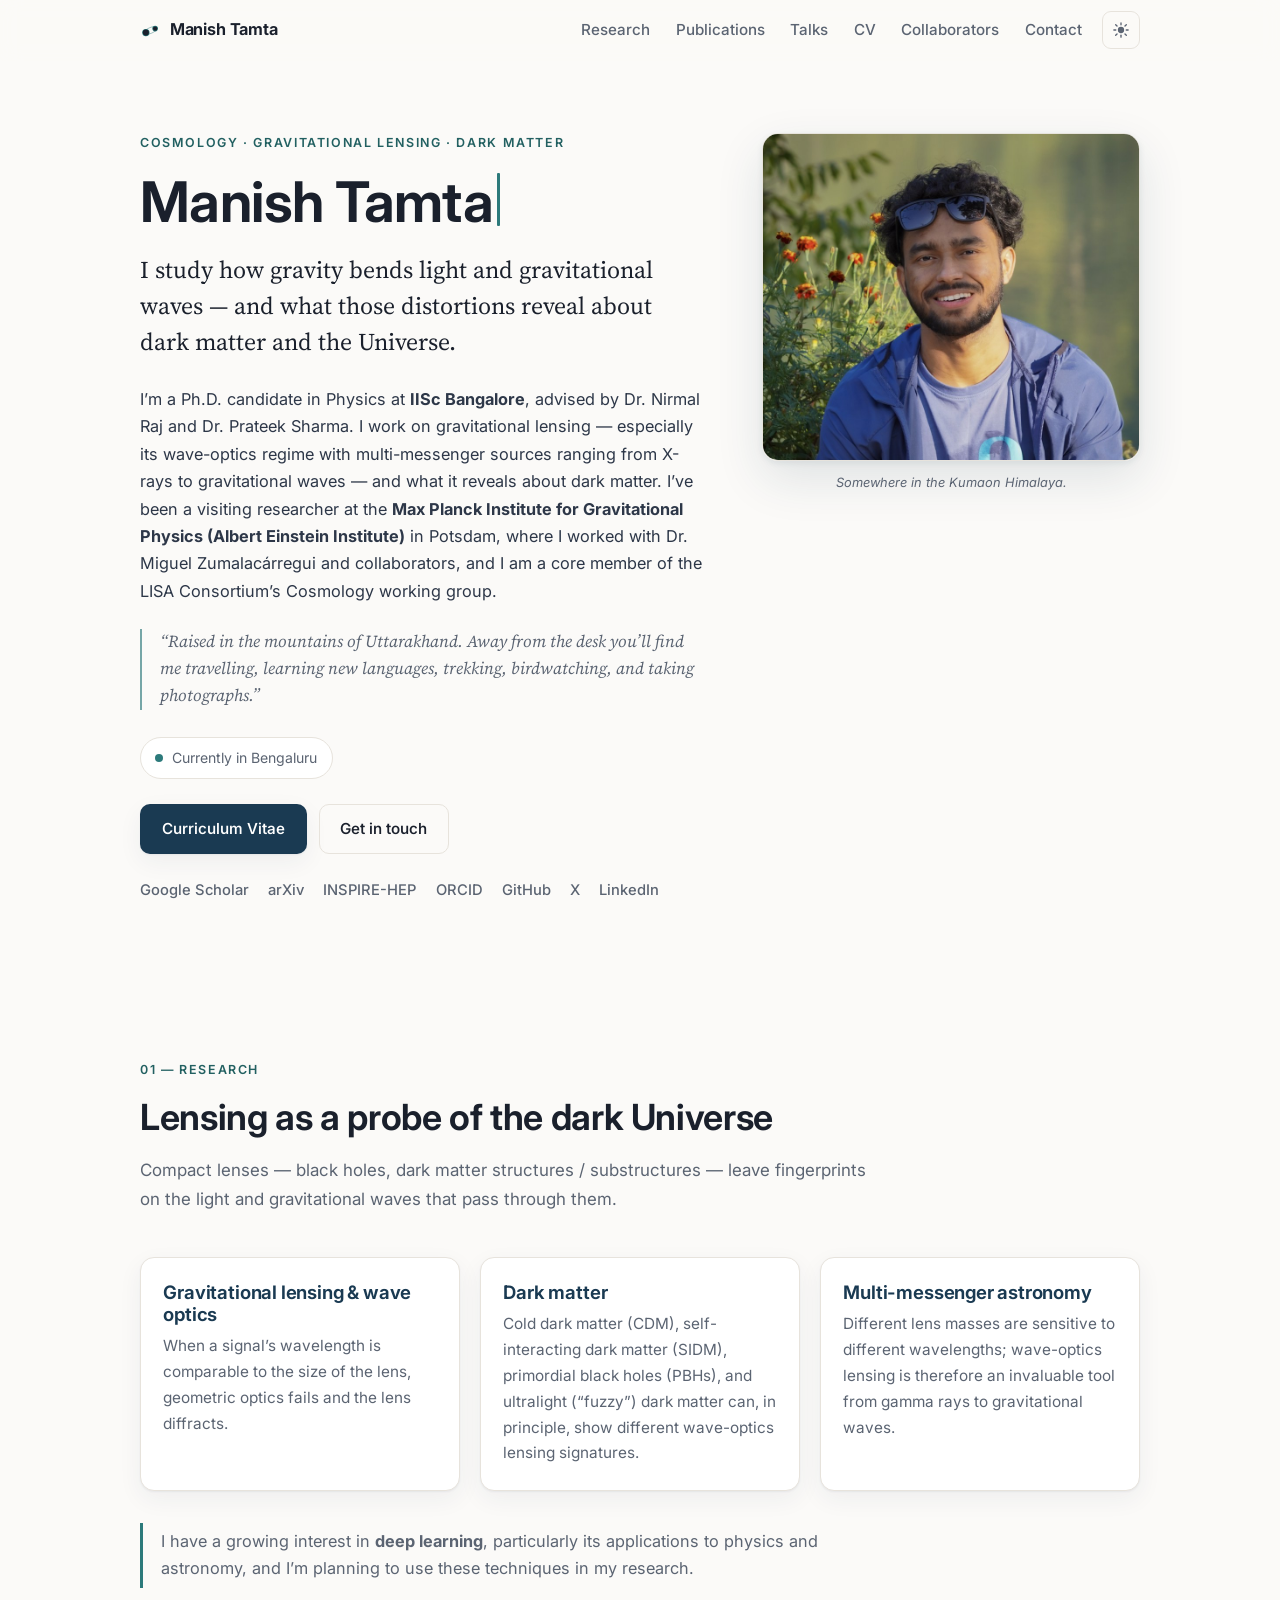
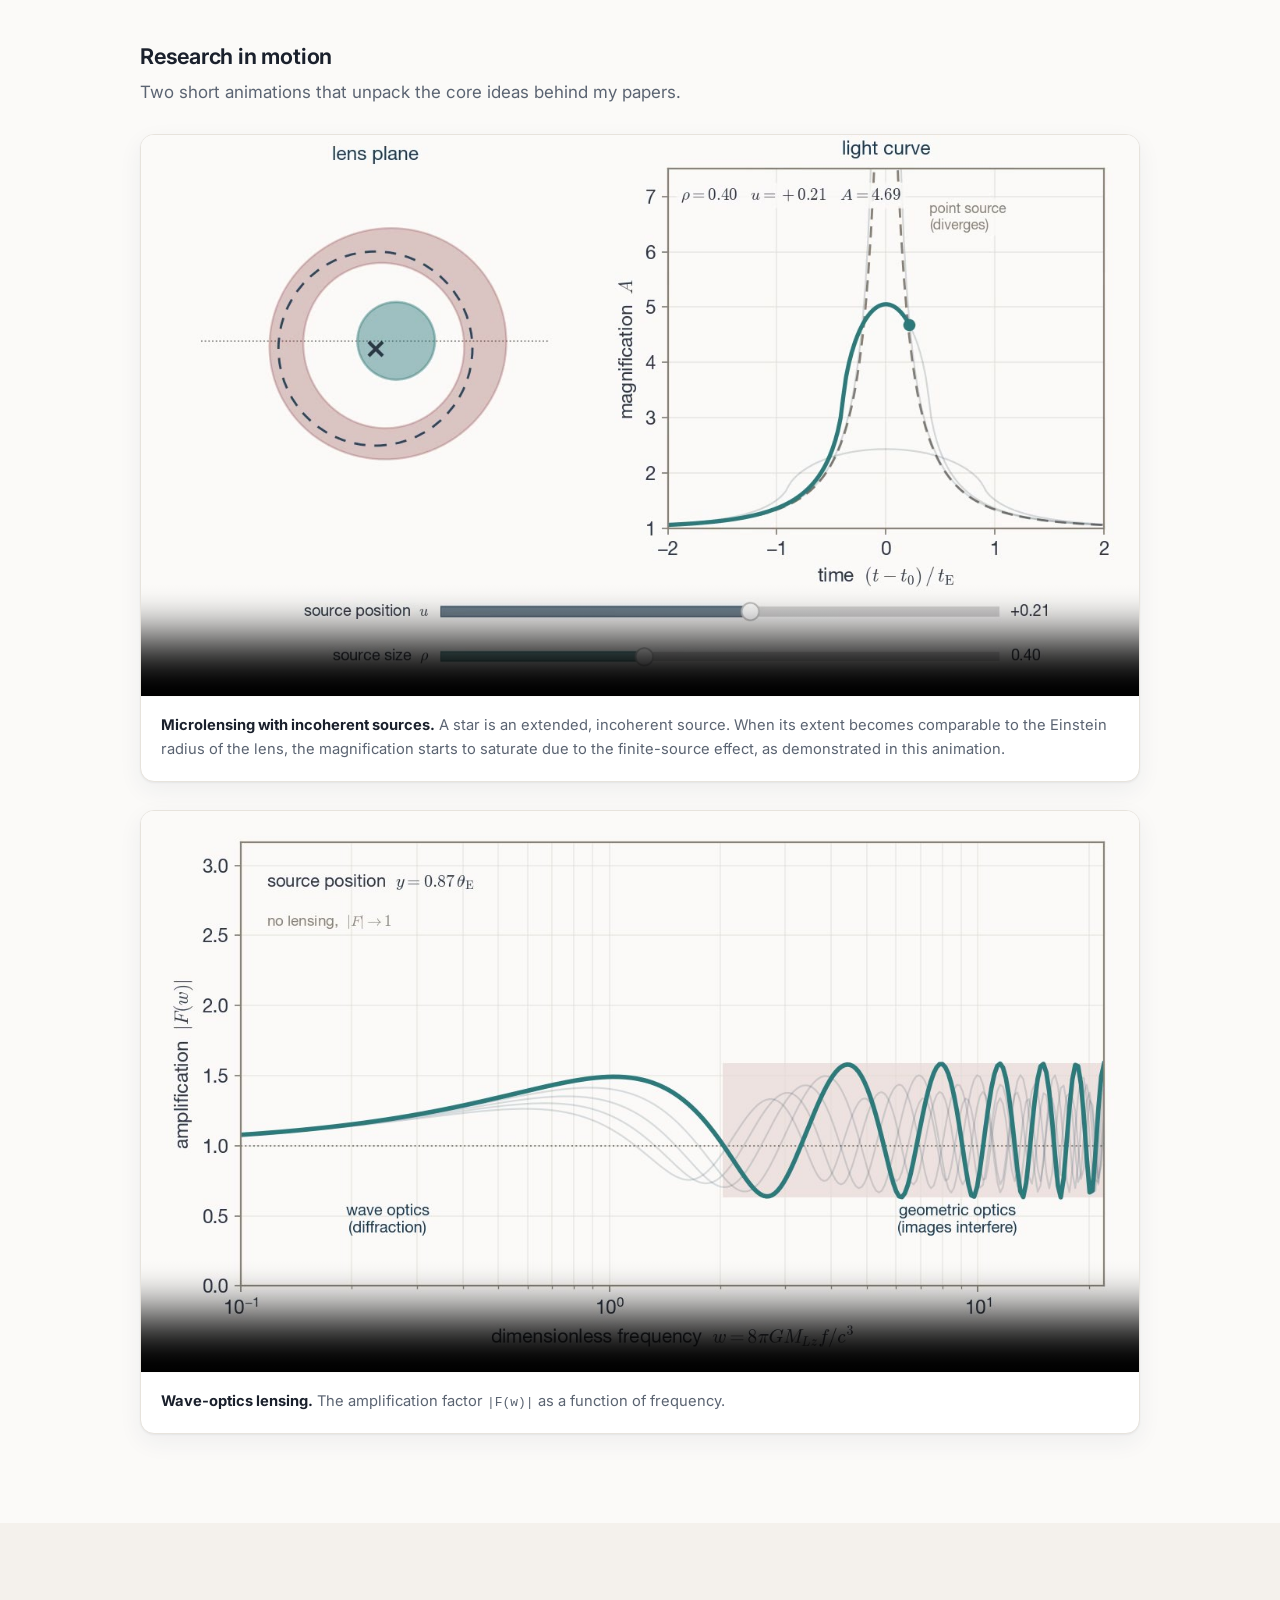
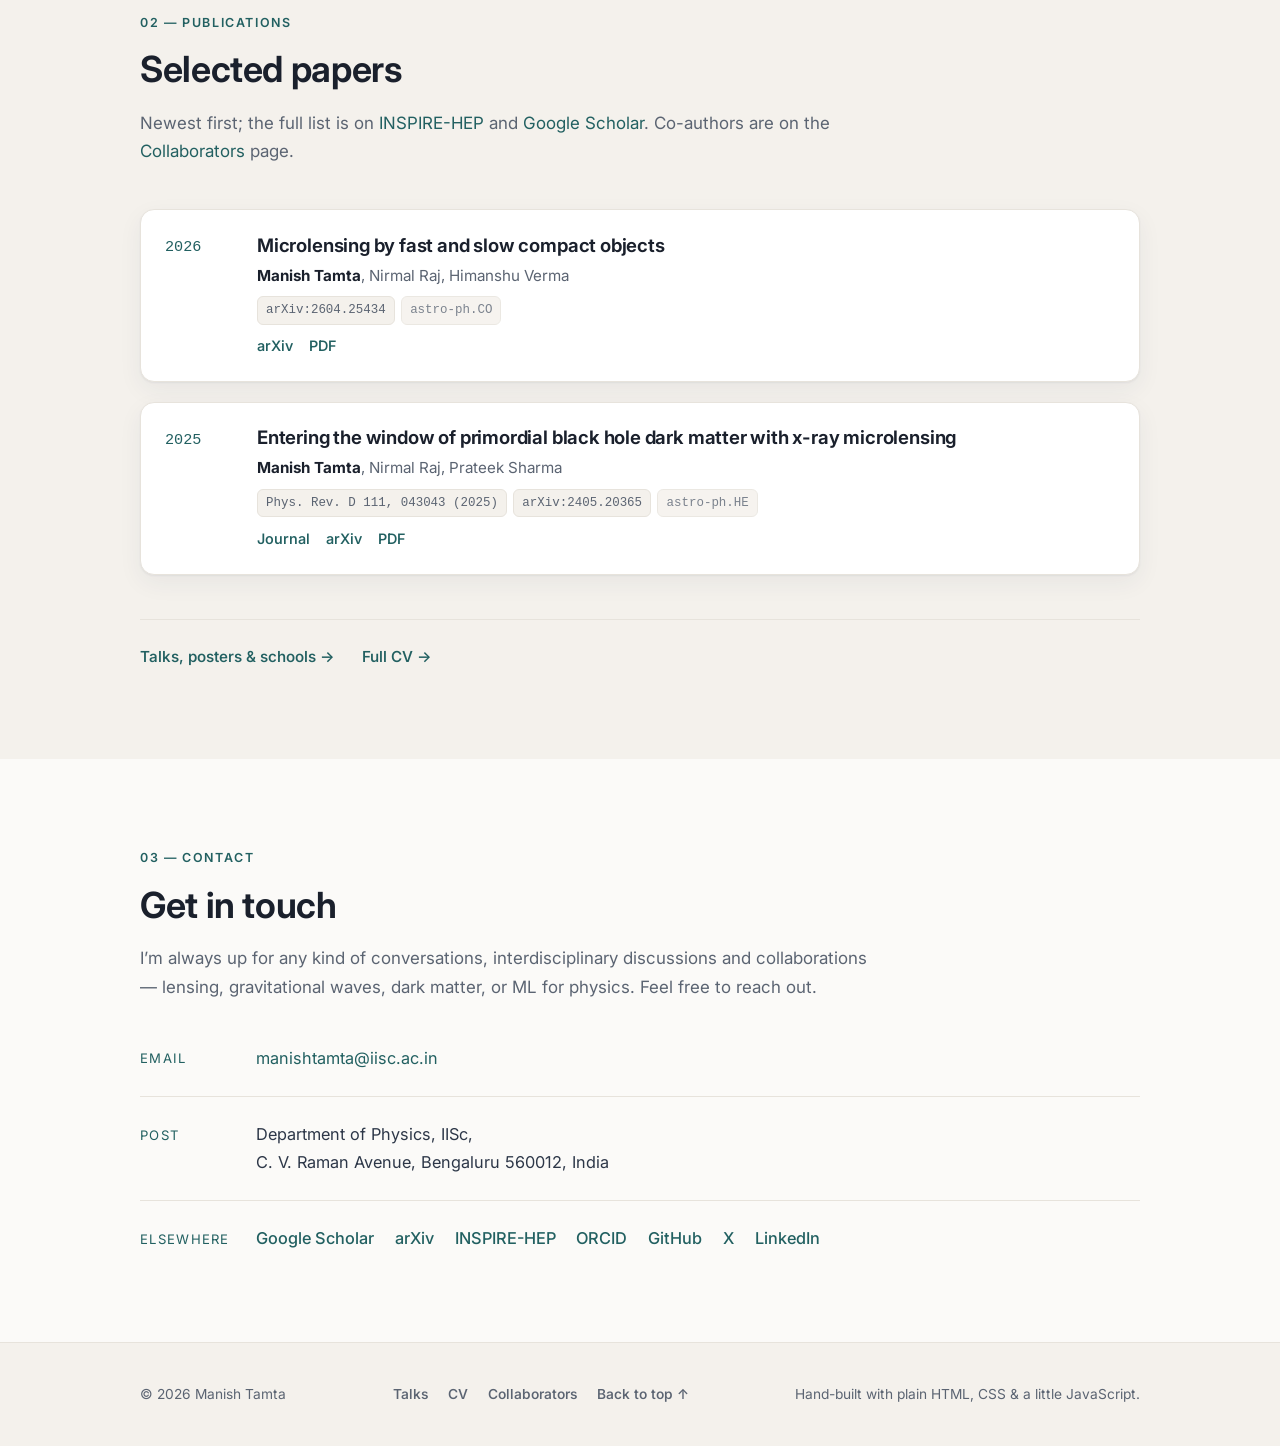
<file: index.html>
<!DOCTYPE html>
<html lang="en" data-theme="light">
<head>
<meta charset="utf-8">
<meta name="viewport" content="width=device-width, initial-scale=1">
<script>document.documentElement.classList.add('js')</script>
<title>Manish Tamta — Cosmology, gravitational lensing &amp; dark matter</title>
<meta name="description" content="Manish Tamta — Physics PhD candidate at IISc Bangalore. Research on cosmology, gravitational lensing (especially its wave-optics regime) and dark matter, from X-rays to gravitational waves.">
<meta name="author" content="Manish Tamta">
<link rel="canonical" href="https://manns01.github.io/manishtamta/">

<meta property="og:type" content="profile">
<meta property="profile:first_name" content="Manish">
<meta property="profile:last_name" content="Tamta">
<meta property="og:title" content="Manish Tamta — Cosmology, gravitational lensing &amp; dark matter">
<meta property="og:description" content="Physics PhD candidate at IISc Bangalore. Cosmology, gravitational lensing (wave optics) and dark matter, with multi-messenger sources from X-rays to gravitational waves.">
<meta property="og:url" content="https://manns01.github.io/manishtamta/">
<meta property="og:image" content="https://manns01.github.io/manishtamta/assets/img/headshot.jpg">
<meta name="twitter:card" content="summary_large_image">
<meta name="twitter:site" content="@ManishTamta10">
<meta name="twitter:creator" content="@ManishTamta10">
<meta name="twitter:title" content="Manish Tamta — Cosmology, gravitational lensing &amp; dark matter">
<meta name="twitter:description" content="Physics PhD candidate at IISc Bangalore — cosmology, gravitational lensing (wave optics) and dark matter.">
<meta name="twitter:image" content="https://manns01.github.io/manishtamta/assets/img/headshot.jpg">

<link rel="icon" href="assets/img/favicon.svg" type="image/svg+xml">
<meta name="theme-color" content="#1a3a52">

<link rel="preconnect" href="https://fonts.googleapis.com">
<link rel="preconnect" href="https://fonts.gstatic.com" crossorigin>
<link rel="stylesheet" href="https://fonts.googleapis.com/css2?family=Inter:wght@400;500;600;700&family=Source+Serif+4:opsz,wght@8..60,400;8..60,500;8..60,600&display=swap">
<link rel="stylesheet" href="assets/css/style.css">

<script type="application/ld+json">
{
  "@context": "https://schema.org",
  "@type": "ProfilePage",
  "dateModified": "2026-09-07T12:00:00+05:30",
  "mainEntity": {
    "@type": "Person",
    "name": "Manish Tamta",
    "givenName": "Manish",
    "familyName": "Tamta",
    "url": "https://manns01.github.io/manishtamta/",
    "image": "https://manns01.github.io/manishtamta/assets/img/headshot.jpg",
    "email": "mailto:manishtamta@iisc.ac.in",
    "jobTitle": "PhD Candidate in Physics",
    "worksFor": { "@type": "CollegeOrUniversity", "name": "IISc Bangalore" },
    "affiliation": { "@type": "CollegeOrUniversity", "name": "IISc Bangalore" },
    "alumniOf": [
      { "@type": "CollegeOrUniversity", "name": "IISc Bangalore" },
      { "@type": "CollegeOrUniversity", "name": "St. Stephen's College, University of Delhi" }
    ],
    "knowsAbout": [
      "Cosmology", "Gravitational lensing", "Wave optics", "Dark matter",
      "Primordial black holes", "Gravitational waves", "Astroparticle physics"
    ],
    "sameAs": [
      "https://scholar.google.com/citations?user=9Eu10_cAAAAJ",
      "https://orcid.org/0009-0006-7088-8705",
      "https://inspirehep.net/authors/2797698",
      "https://github.com/manns01",
      "https://x.com/ManishTamta10",
      "https://www.linkedin.com/in/manish-tamta-7a4bb9184"
    ]
  }
}
</script>
</head>
<body>
<a class="skip-link" href="#about">Skip to content</a>

<header class="site-nav" id="siteNav">
  <div class="nav-inner">
    <a class="brand" href="#about">
      <svg class="brand-mark" viewBox="0 0 24 24" width="22" height="22" aria-hidden="true">
        <ellipse class="bbh-orbit" cx="12" cy="12" rx="8.4" ry="3.3" transform="rotate(-24 12 12)"/>
        <circle class="bbh-disc" cx="6.7" cy="14.4" r="3.5"/>
        <circle class="bbh-disc" cx="17.3" cy="9.8" r="2.5"/>
      </svg>
      Manish&nbsp;Tamta
    </a>
    <nav class="nav-links" aria-label="Primary">
      <a href="#research">Research</a>
      <a href="#publications">Publications</a>
      <a href="talks.html">Talks</a>
      <a href="cv.html">CV</a>
      <a href="collaborators.html">Collaborators</a>
      <a href="#contact">Contact</a>
    </nav>
    <div class="nav-actions">
      <button class="theme-toggle" id="themeToggle" type="button" aria-label="Switch colour theme">
        <svg class="icon-sun" viewBox="0 0 24 24" width="18" height="18" aria-hidden="true"><circle cx="12" cy="12" r="4.2" fill="currentColor"/><g stroke="currentColor" stroke-width="1.8" stroke-linecap="round"><line x1="12" y1="2.5" x2="12" y2="5"/><line x1="12" y1="19" x2="12" y2="21.5"/><line x1="2.5" y1="12" x2="5" y2="12"/><line x1="19" y1="12" x2="21.5" y2="12"/><line x1="4.9" y1="4.9" x2="6.7" y2="6.7"/><line x1="17.3" y1="17.3" x2="19.1" y2="19.1"/><line x1="4.9" y1="19.1" x2="6.7" y2="17.3"/><line x1="17.3" y1="6.7" x2="19.1" y2="4.9"/></g></svg>
        <svg class="icon-moon" viewBox="0 0 24 24" width="18" height="18" aria-hidden="true"><path fill="currentColor" d="M20 14.2A8.2 8.2 0 0 1 9.8 4a8.2 8.2 0 1 0 10.2 10.2z"/></svg>
      </button>
      <button class="menu-toggle" id="menuToggle" type="button" aria-label="Open menu" aria-expanded="false" aria-controls="siteNav">
        <span></span><span></span><span></span>
      </button>
    </div>
  </div>
</header>

<main>

  <!-- ============================ HERO / ABOUT ============================ -->
  <section id="about" class="hero section">
    <div class="wrap hero-grid">
      <div class="hero-text">
        <p class="eyebrow">Cosmology · Gravitational lensing · Dark matter</p>
        <h1 class="hero-name" id="heroName">Manish Tamta</h1>
        <p class="lead">
          I study how gravity bends light and gravitational waves &mdash; and what those
          distortions reveal about dark matter and the Universe.
        </p>
        <p>
          I&rsquo;m a Ph.D. candidate in Physics at <strong>IISc Bangalore</strong>, advised by Dr. Nirmal Raj and Dr. Prateek Sharma.
          I work on gravitational lensing &mdash; especially its wave-optics regime with
          multi-messenger sources ranging from X-rays to gravitational waves &mdash; and
          what it reveals about dark matter. I&rsquo;ve been a visiting researcher at the
          <strong>Max Planck Institute for Gravitational Physics (Albert Einstein
          Institute)</strong> in Potsdam, where I worked with Dr. Miguel
          Zumalac&aacute;rregui and collaborators, and I am a core member of the LISA
          Consortium&rsquo;s Cosmology working group.
        </p>
        <blockquote class="hero-personal">
          <p>Raised in the mountains of Uttarakhand. Away from the desk you&rsquo;ll find me
          travelling, learning new languages, trekking, birdwatching, and taking
          photographs.</p>
        </blockquote>

        <p class="status">
          <span class="status-dot" aria-hidden="true"></span>
          Currently in Bengaluru
        </p>

        <div class="hero-cta">
          <a class="btn btn-primary" href="cv.html">Curriculum Vitae</a>
          <a class="btn btn-ghost" href="#contact">Get in touch</a>
        </div>

        <ul class="hero-links" aria-label="Profiles">
          <li><a href="https://scholar.google.com/citations?user=9Eu10_cAAAAJ" target="_blank" rel="noopener me">Google&nbsp;Scholar</a></li>
          <li><a href="https://arxiv.org/search/astro-ph?searchtype=author&amp;query=Tamta,+M" target="_blank" rel="noopener me">arXiv</a></li>
          <li><a href="https://inspirehep.net/authors/2797698" target="_blank" rel="noopener me">INSPIRE-HEP</a></li>
          <li><a href="https://orcid.org/0009-0006-7088-8705" target="_blank" rel="noopener me">ORCID</a></li>
          <li><a href="https://github.com/manns01" target="_blank" rel="noopener me">GitHub</a></li>
          <li><a href="https://x.com/ManishTamta10" target="_blank" rel="noopener me">X</a></li>
          <li><a href="https://www.linkedin.com/in/manish-tamta-7a4bb9184" target="_blank" rel="noopener me">LinkedIn</a></li>
        </ul>
      </div>

      <figure class="hero-photo">
        <img src="assets/img/headshot.jpg" width="860" height="746"
             alt="Manish Tamta, smiling, outdoors in the mountains" loading="eager">
        <figcaption>Somewhere in the Kumaon Himalaya.</figcaption>
      </figure>
    </div>
  </section>

  <!-- ============================== RESEARCH ============================== -->
  <section id="research" class="section">
    <div class="wrap">
      <header class="section-head">
        <p class="kicker">01 — Research</p>
        <h2>Lensing as a probe of the dark Universe</h2>
        <p class="section-lead">
          Compact lenses &mdash; black holes, dark matter structures / substructures
          &mdash; leave fingerprints on the light and gravitational waves that pass
          through them.
        </p>
      </header>

      <div class="cards">
        <article class="card">
          <h3>Gravitational lensing &amp; wave optics</h3>
          <p>
            When a signal&rsquo;s wavelength is comparable to the size of the lens,
            geometric optics fails and the lens diffracts.
          </p>
        </article>
        <article class="card">
          <h3>Dark matter</h3>
          <p>
            Cold dark matter (CDM), self-interacting dark matter (SIDM), primordial black
            holes (PBHs), and ultralight (&ldquo;fuzzy&rdquo;) dark matter can, in
            principle, show different wave-optics lensing signatures.
          </p>
        </article>
        <article class="card">
          <h3>Multi-messenger astronomy</h3>
          <p>
            Different lens masses are sensitive to different wavelengths; wave-optics
            lensing is therefore an invaluable tool from gamma rays to gravitational
            waves.
          </p>
        </article>
      </div>

      <p class="research-note">
        I have a growing interest in <strong>deep learning</strong>, particularly its
        applications to physics and astronomy, and I&rsquo;m planning to use these
        techniques in my research.
      </p>

      <div class="motion">
        <h3 class="motion-title">Research in motion</h3>
        <p class="section-lead">
          Two short animations that unpack the core ideas behind my papers.
        </p>

        <figure class="clip">
          <video muted loop playsinline autoplay preload="none"
                 poster="assets/animations/microlensing.jpg" width="1280" height="720">
            <source src="assets/animations/microlensing.mp4" type="video/mp4">
          </video>
          <figcaption>
            <strong>Microlensing with incoherent sources.</strong> A star is an
            extended, incoherent source. When its extent becomes comparable to the
            Einstein radius of the lens, the magnification starts to saturate due to the
            finite-source effect, as demonstrated in this animation.
          </figcaption>
        </figure>

        <figure class="clip">
          <video muted loop playsinline autoplay preload="none"
                 poster="assets/animations/wave-optics.jpg" width="1280" height="720">
            <source src="assets/animations/wave-optics.mp4" type="video/mp4">
          </video>
          <figcaption>
            <strong>Wave-optics lensing.</strong> The amplification factor
            <span class="m">|F(w)|</span> as a function of frequency.
          </figcaption>
        </figure>
      </div>
    </div>
  </section>

  <!-- ============================ PUBLICATIONS =========================== -->
  <section id="publications" class="section section-alt">
    <div class="wrap">
      <header class="section-head">
        <p class="kicker">02 — Publications</p>
        <h2>Selected papers</h2>
        <p class="section-lead">
          Newest first; the full list is on
          <a href="https://inspirehep.net/authors/2797698" target="_blank" rel="noopener">INSPIRE-HEP</a>
          and
          <a href="https://scholar.google.com/citations?user=9Eu10_cAAAAJ" target="_blank" rel="noopener">Google Scholar</a>.
          Co-authors are on the <a href="collaborators.html">Collaborators</a> page.
        </p>
      </header>

      <ol class="pub-list">
        <li class="pub">
          <div class="pub-year">2026</div>
          <div class="pub-body">
            <h3>Microlensing by fast and slow compact objects</h3>
            <p class="pub-authors"><strong>Manish Tamta</strong>, Nirmal Raj, Himanshu Verma</p>
            <p class="pub-meta"><span class="tag">arXiv:2604.25434</span> <span class="tag tag-muted">astro-ph.CO</span></p>
            <p class="pub-links">
              <a href="https://arxiv.org/abs/2604.25434" target="_blank" rel="noopener">arXiv</a>
              <a href="https://arxiv.org/pdf/2604.25434" target="_blank" rel="noopener">PDF</a>
            </p>
          </div>
        </li>
        <li class="pub">
          <div class="pub-year">2025</div>
          <div class="pub-body">
            <h3>Entering the window of primordial black hole dark matter with x-ray microlensing</h3>
            <p class="pub-authors"><strong>Manish Tamta</strong>, Nirmal Raj, Prateek Sharma</p>
            <p class="pub-meta">
              <span class="tag">Phys. Rev. D 111, 043043 (2025)</span>
              <span class="tag">arXiv:2405.20365</span>
              <span class="tag tag-muted">astro-ph.HE</span>
            </p>
            <p class="pub-links">
              <a href="https://doi.org/10.1103/PhysRevD.111.043043" target="_blank" rel="noopener">Journal</a>
              <a href="https://arxiv.org/abs/2405.20365" target="_blank" rel="noopener">arXiv</a>
              <a href="https://arxiv.org/pdf/2405.20365" target="_blank" rel="noopener">PDF</a>
            </p>
          </div>
        </li>
      </ol>

      <p class="section-more">
        <a href="talks.html">Talks, posters &amp; schools &rarr;</a>
        <a href="cv.html">Full CV &rarr;</a>
      </p>
    </div>
  </section>

  <!-- ============================== CONTACT ============================= -->
  <section id="contact" class="section">
    <div class="wrap contact-wrap">
      <header class="section-head">
        <p class="kicker">03 — Contact</p>
        <h2>Get in touch</h2>
        <p class="section-lead">
          I&rsquo;m always up for any kind of conversations, interdisciplinary discussions
          and collaborations &mdash; lensing, gravitational waves, dark matter, or ML for
          physics. Feel free to reach out.
        </p>
      </header>

      <dl class="contact-list">
        <div>
          <dt>Email</dt>
          <dd><a href="mailto:manishtamta@iisc.ac.in">manishtamta@iisc.ac.in</a></dd>
        </div>
        <div>
          <dt>Post</dt>
          <dd>Department of Physics, IISc,<br>C. V. Raman Avenue, Bengaluru 560012, India</dd>
        </div>
        <div>
          <dt>Elsewhere</dt>
          <dd class="contact-elsewhere">
            <a href="https://scholar.google.com/citations?user=9Eu10_cAAAAJ" target="_blank" rel="noopener">Google Scholar</a>
            <a href="https://arxiv.org/search/astro-ph?searchtype=author&amp;query=Tamta,+M" target="_blank" rel="noopener">arXiv</a>
            <a href="https://inspirehep.net/authors/2797698" target="_blank" rel="noopener">INSPIRE-HEP</a>
            <a href="https://orcid.org/0009-0006-7088-8705" target="_blank" rel="noopener">ORCID</a>
            <a href="https://github.com/manns01" target="_blank" rel="noopener">GitHub</a>
            <a href="https://x.com/ManishTamta10" target="_blank" rel="noopener">X</a>
            <a href="https://www.linkedin.com/in/manish-tamta-7a4bb9184" target="_blank" rel="noopener">LinkedIn</a>
          </dd>
        </div>
      </dl>
    </div>
  </section>

</main>

<footer class="site-footer">
  <div class="wrap footer-inner">
    <p>&copy; <span id="year">2026</span> Manish Tamta</p>
    <nav class="footer-nav" aria-label="Footer">
      <a href="talks.html">Talks</a>
      <a href="cv.html">CV</a>
      <a href="collaborators.html">Collaborators</a>
      <a href="#about">Back to top &uarr;</a>
    </nav>
    <p class="colophon">Hand-built with plain HTML, CSS &amp; a little JavaScript.</p>
  </div>
</footer>

<script src="assets/js/main.js" defer></script>
</body>
</html>
</file>
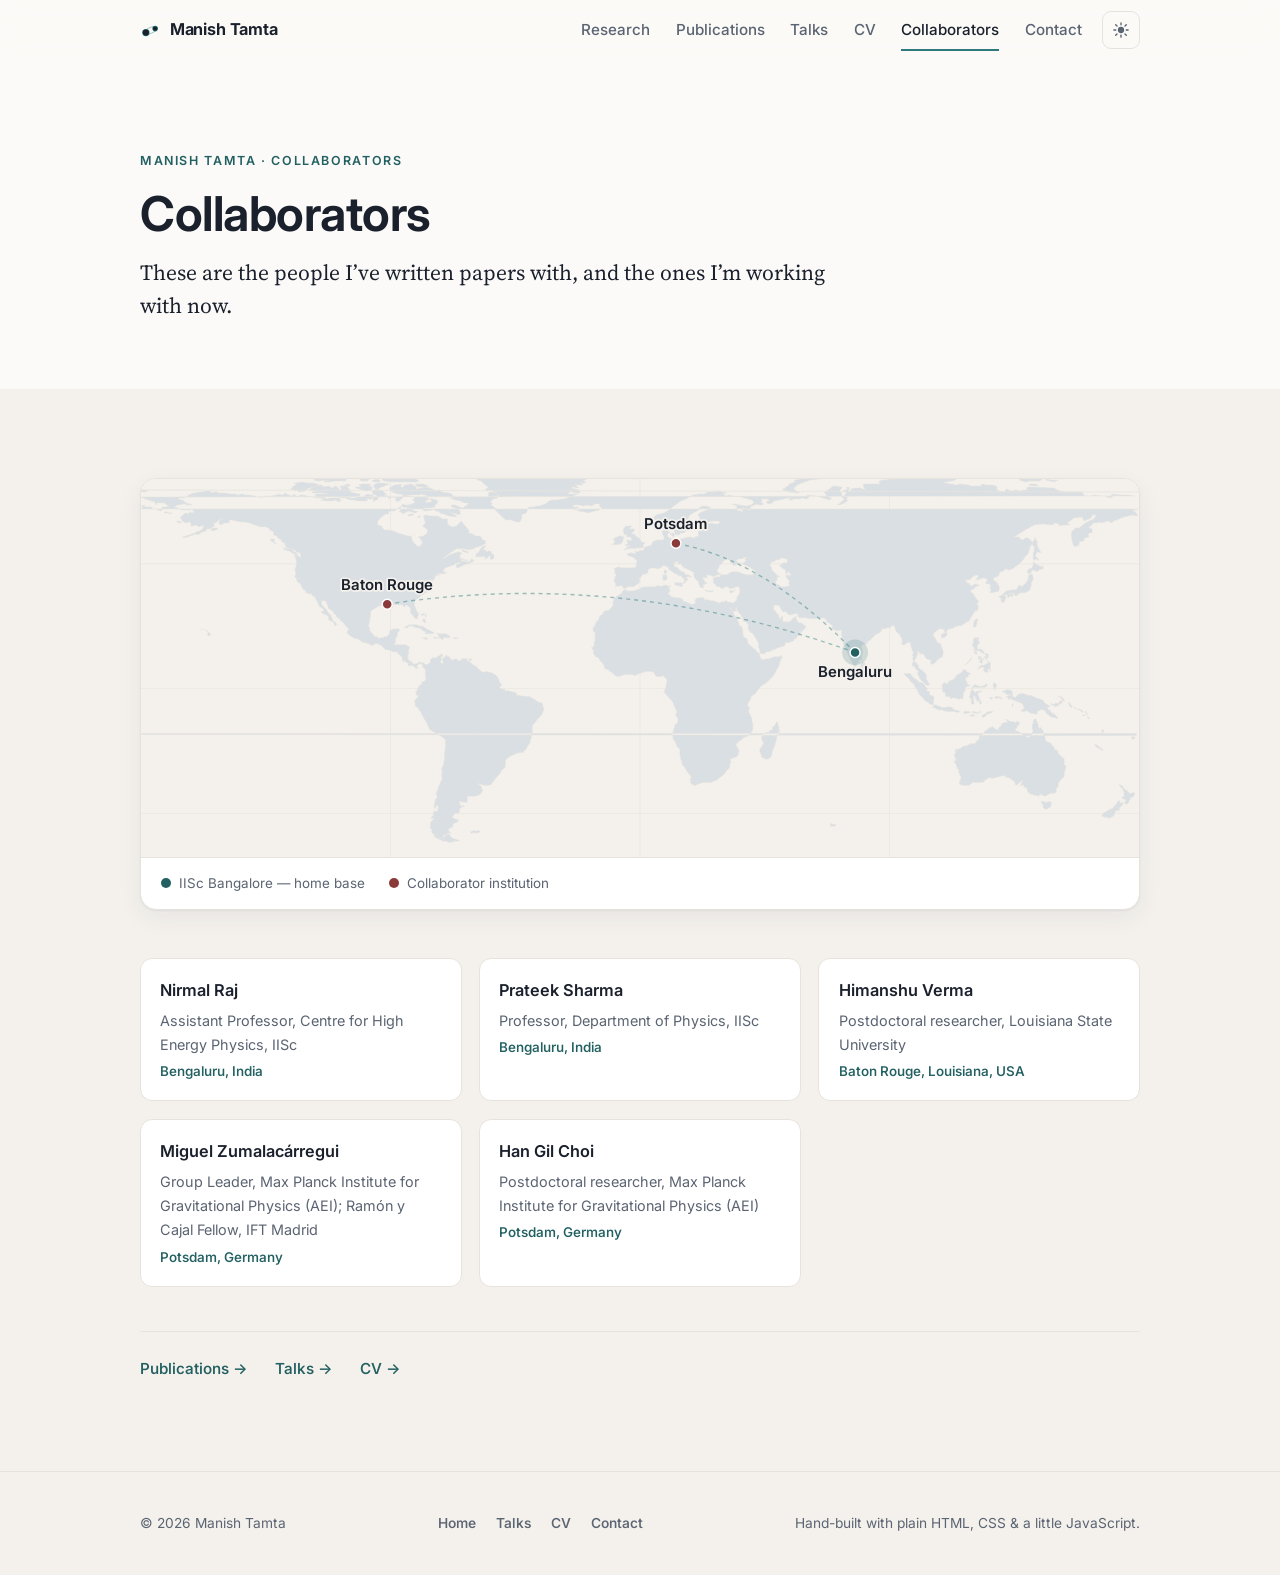
<file: collaborators.html>
<!DOCTYPE html>
<html lang="en" data-theme="light">
<head>
<meta charset="utf-8">
<meta name="viewport" content="width=device-width, initial-scale=1">
<title>Collaborators — Manish Tamta</title>
<meta name="description" content="People Manish Tamta has written papers with and is working with now, and where in the world they are based.">
<link rel="canonical" href="https://manns01.github.io/manishtamta/collaborators.html">
<meta property="og:type" content="website">
<meta property="og:title" content="Collaborators — Manish Tamta">
<meta property="og:description" content="Co-authors and current collaborators, and a map of where they work.">
<meta property="og:url" content="https://manns01.github.io/manishtamta/collaborators.html">
<meta property="og:image" content="https://manns01.github.io/manishtamta/assets/img/headshot.jpg">
<meta name="twitter:card" content="summary_large_image">
<meta name="twitter:image" content="https://manns01.github.io/manishtamta/assets/img/headshot.jpg">
<link rel="icon" href="assets/img/favicon.svg" type="image/svg+xml">
<meta name="theme-color" content="#1a3a52">
<link rel="preconnect" href="https://fonts.googleapis.com">
<link rel="preconnect" href="https://fonts.gstatic.com" crossorigin>
<link rel="stylesheet" href="https://fonts.googleapis.com/css2?family=Inter:wght@400;500;600;700&family=Source+Serif+4:opsz,wght@8..60,400;8..60,500;8..60,600&display=swap">
<link rel="stylesheet" href="assets/css/style.css">
<script type="application/ld+json">
{
  "@context": "https://schema.org",
  "@type": "Person",
  "name": "Manish Tamta",
  "url": "https://manns01.github.io/manishtamta/",
  "sameAs": [
    "https://scholar.google.com/citations?user=9Eu10_cAAAAJ",
    "https://orcid.org/0009-0006-7088-8705",
    "https://inspirehep.net/authors/2797698",
    "https://github.com/manns01",
    "https://x.com/ManishTamta10",
    "https://www.linkedin.com/in/manish-tamta-7a4bb9184"
  ]
}
</script>
</head>
<body>
<a class="skip-link" href="#main">Skip to content</a>

<header class="site-nav" id="siteNav">
  <div class="nav-inner">
    <a class="brand" href="index.html">
      <svg class="brand-mark" viewBox="0 0 24 24" width="22" height="22" aria-hidden="true">
        <ellipse class="bbh-orbit" cx="12" cy="12" rx="8.4" ry="3.3" transform="rotate(-24 12 12)"/>
        <circle class="bbh-disc" cx="6.7" cy="14.4" r="3.5"/>
        <circle class="bbh-disc" cx="17.3" cy="9.8" r="2.5"/>
      </svg>
      Manish&nbsp;Tamta
    </a>
    <nav class="nav-links" aria-label="Primary">
      <a href="index.html#research">Research</a>
      <a href="index.html#publications">Publications</a>
      <a href="talks.html">Talks</a>
      <a href="cv.html">CV</a>
      <a href="collaborators.html" class="active" aria-current="page">Collaborators</a>
      <a href="index.html#contact">Contact</a>
    </nav>
    <div class="nav-actions">
      <button class="theme-toggle" id="themeToggle" type="button" aria-label="Switch colour theme">
        <svg class="icon-sun" viewBox="0 0 24 24" width="18" height="18" aria-hidden="true"><circle cx="12" cy="12" r="4.2" fill="currentColor"/><g stroke="currentColor" stroke-width="1.8" stroke-linecap="round"><line x1="12" y1="2.5" x2="12" y2="5"/><line x1="12" y1="19" x2="12" y2="21.5"/><line x1="2.5" y1="12" x2="5" y2="12"/><line x1="19" y1="12" x2="21.5" y2="12"/><line x1="4.9" y1="4.9" x2="6.7" y2="6.7"/><line x1="17.3" y1="17.3" x2="19.1" y2="19.1"/><line x1="4.9" y1="19.1" x2="6.7" y2="17.3"/><line x1="17.3" y1="6.7" x2="19.1" y2="4.9"/></g></svg>
        <svg class="icon-moon" viewBox="0 0 24 24" width="18" height="18" aria-hidden="true"><path fill="currentColor" d="M20 14.2A8.2 8.2 0 0 1 9.8 4a8.2 8.2 0 1 0 10.2 10.2z"/></svg>
      </button>
      <button class="menu-toggle" id="menuToggle" type="button" aria-label="Open menu" aria-expanded="false" aria-controls="siteNav">
        <span></span><span></span><span></span>
      </button>
    </div>
  </div>
</header>

<main id="main">
  <section class="section page-hero">
    <div class="wrap">
      <p class="eyebrow"><a href="index.html">Manish Tamta</a> · Collaborators</p>
      <h1>Collaborators</h1>
      <p class="lead">
        These are the people I&rsquo;ve written papers with, and the ones I&rsquo;m
        working with now.
      </p>
    </div>
  </section>

  <section class="section section-alt">
    <div class="wrap">

      <figure class="worldmap">
        <svg viewBox="0 40 1000 378" role="img" aria-labelledby="mapTitle mapDesc" class="worldmap-svg">
          <title id="mapTitle">World map of collaborators</title>
          <desc id="mapDesc">Institutions in India, the United States and Germany, linked to IISc Bangalore.</desc>
          <rect class="ocean" x="0" y="0" width="1000" height="500"/>
          <g class="graticule" aria-hidden="true">
            <line x1="0" y1="125" x2="1000" y2="125"/>
            <line x1="0" y1="250" x2="1000" y2="250"/>
            <line x1="0" y1="375" x2="1000" y2="375"/>
            <line x1="250" y1="0" x2="250" y2="500"/>
            <line x1="500" y1="0" x2="500" y2="500"/>
            <line x1="750" y1="0" x2="750" y2="500"/>
          </g>
          <!-- Land silhouette (Natural Earth 110m via world-atlas, equirectangular).
               Regenerate with tools/build_worldmap.py -->
          <path class="land" d="M335,472 334,474 333,475 327,475 321,475 317,474 316,473 322,473 328,473 330,472 332,471 335,472ZM58,471 52,471 49,470 47,469 45,468 47,467 52,468 55,469 57,470 58,471ZM375,467 378,468 379,470 380,471 380,472 375,473 371,474 366,475 360,475 353,475 350,474 350,473 356,472 358,471 360,470 361,469 363,468 365,467 366,467 370,466 375,467ZM163,454 167,455 170,454 169,455 166,456 162,456 159,455 160,454 163,454ZM151,454 155,455 154,455 150,455 146,454 148,453 151,454ZM225,450 228,450 231,450 233,451 231,451 227,451 224,451 220,451 217,451 216,450 217,449 221,450 225,450ZM310,447 310,448 310,449 309,450 306,451 303,451 299,451 300,450 297,451 294,451 292,450 292,449 295,448 297,448 300,448 301,446 301,445 301,443 302,442 305,441 306,442 307,443 308,445 309,446 310,447ZM0,485 3,484 8,485 8,484 9,484 10,484 11,484 12,484 16,485 19,484 20,484 28,483 31,484 32,484 36,485 44,486 50,486 61,487 69,486 81,487 87,488 95,487 102,486 103,485 92,485 83,484 81,483 73,482 74,481 75,480 76,479 75,478 71,477 69,476 64,475 71,475 78,475 82,476 86,475 91,474 93,473 92,472 89,471 85,470 79,470 74,470 69,470 67,469 63,468 61,467 60,464 61,464 64,465 69,464 73,464 75,465 80,465 83,464 87,464 90,463 94,462 94,461 93,460 94,459 97,459 99,460 103,459 107,459 111,459 114,458 118,458 121,457 124,456 127,457 128,457 133,456 136,457 140,457 144,456 148,457 152,457 156,457 160,457 164,457 167,457 170,456 174,456 177,456 180,456 183,455 185,456 186,457 188,458 191,457 194,458 198,458 201,459 205,459 209,458 213,458 217,459 220,459 222,458 220,457 219,456 215,456 214,455 213,454 212,452 214,452 218,452 221,452 225,453 227,453 229,454 232,454 236,454 240,454 243,453 246,454 250,454 252,452 254,453 258,453 261,453 263,454 267,454 270,455 274,455 276,454 277,453 280,454 284,454 286,455 288,455 292,455 295,455 298,454 301,454 305,453 309,453 311,452 313,451 314,450 313,449 312,448 311,447 310,446 310,445 310,444 310,443 311,442 312,440 313,439 312,438 312,437 313,436 315,435 317,434 318,433 321,432 322,431 323,430 325,430 328,429 329,429 331,428 334,428 336,427 337,426 339,426 341,426 340,427 337,428 336,429 334,428 332,429 330,429 328,430 326,431 326,432 326,433 327,434 326,435 323,435 321,436 320,437 318,438 318,439 319,440 320,441 322,441 324,442 326,443 326,444 327,446 328,446 329,447 330,450 330,451 331,452 331,453 331,455 330,456 328,457 324,457 323,458 321,459 317,460 313,461 310,461 306,462 304,463 299,463 295,463 290,463 285,463 286,464 291,465 294,465 295,466 292,467 288,467 284,468 283,469 283,470 287,471 287,472 291,473 297,473 302,474 306,475 311,476 317,476 324,477 329,478 334,479 337,480 338,481 342,480 346,479 351,478 357,478 362,477 369,477 375,477 381,478 383,477 387,476 394,476 399,475 404,475 410,474 416,474 421,473 419,472 418,471 418,470 412,470 406,471 401,471 400,470 401,468 402,467 406,466 411,466 414,465 417,464 420,463 424,462 427,462 429,462 434,462 438,461 441,461 444,460 447,460 451,459 454,458 456,457 457,456 454,455 455,454 457,453 460,453 463,452 466,451 468,450 469,449 471,448 475,448 476,449 479,449 480,448 481,447 484,447 485,448 488,449 492,448 495,448 498,448 499,449 502,448 505,448 508,447 511,447 514,446 517,446 520,445 522,444 524,445 526,444 528,446 530,447 533,446 534,445 537,444 541,445 542,446 544,445 547,444 551,444 553,444 557,444 560,445 561,446 563,446 566,446 569,446 572,446 575,446 578,445 581,445 583,444 586,444 589,443 591,443 593,441 594,440 597,441 598,442 600,442 603,442 605,443 607,444 610,443 611,442 614,441 617,441 619,440 623,440 625,439 627,438 629,438 632,438 634,437 636,436 639,436 641,436 642,435 644,434 646,433 649,433 651,433 654,433 657,433 659,434 659,435 661,436 663,437 666,437 668,438 671,439 673,439 676,438 678,437 681,438 683,438 686,438 689,439 691,439 694,442 693,444 691,444 688,445 689,446 692,446 691,447 690,448 689,450 691,450 694,451 697,450 699,449 700,448 701,447 703,446 704,445 705,444 707,444 710,444 713,443 716,443 717,442 718,441 720,440 722,439 725,439 726,438 728,437 730,437 733,437 735,437 738,436 741,437 743,436 744,434 745,435 747,436 749,437 752,437 754,436 757,437 760,437 762,436 764,437 766,437 769,437 772,437 774,436 777,437 779,436 780,435 782,434 786,432 787,433 790,433 791,434 795,436 798,436 800,436 803,436 806,435 808,435 810,434 813,434 816,433 818,434 819,434 821,435 824,435 826,436 829,437 833,437 836,437 838,436 840,435 842,435 845,435 848,435 850,435 853,435 855,435 858,435 860,435 863,435 866,434 869,434 872,434 874,434 875,433 875,431 877,432 877,433 878,435 879,435 882,436 885,436 889,436 891,436 895,436 897,436 901,436 904,436 906,437 906,438 907,439 910,439 913,440 917,440 921,441 924,441 927,441 929,440 931,441 933,442 936,443 939,443 942,443 944,444 947,445 949,446 952,446 955,446 958,447 961,447 965,447 968,447 971,448 974,448 976,449 975,450 974,451 973,452 972,453 970,455 967,455 965,456 961,457 960,458 958,459 956,460 955,461 954,462 954,463 954,464 956,465 956,466 958,467 963,468 964,469 959,469 955,470 949,470 947,471 947,473 945,474 944,475 948,476 949,477 951,478 955,479 959,480 963,481 969,481 971,483 979,483 979,484 981,484 989,484 995,485 0,485ZM312,400 315,401 319,402 318,403 315,403 314,402 313,404 311,404 308,404 306,403 303,403 299,401 296,400 293,397 295,397 299,399 302,400 304,399 305,397 307,396 309,396 310,398 312,400ZM337,392 340,393 339,394 335,395 334,394 331,395 330,394 333,392 336,393 337,392ZM695,388 691,388 691,387 691,386 691,385 693,386 696,386 696,387 695,388ZM904,363 907,364 908,364 910,363 912,364 912,367 911,368 911,370 910,369 908,371 907,371 906,371 904,369 904,367 902,364 902,363 904,363ZM981,364 981,365 983,364 984,365 984,366 983,367 981,369 980,370 981,372 979,372 976,373 976,375 974,378 972,379 970,380 968,379 966,379 963,378 963,377 964,375 968,373 969,372 971,371 974,370 975,368 977,366 978,365 978,364 980,362 981,364ZM985,350 987,353 987,351 988,352 989,354 991,355 993,355 994,354 996,355 995,357 994,359 992,359 991,360 992,361 991,361 990,363 989,365 987,366 986,365 985,365 987,362 986,361 983,360 983,359 985,358 985,356 985,354 984,352 984,351 983,350 981,348 980,346 981,346 982,347 984,348 985,350ZM964,312 963,312 962,311 960,310 958,309 956,307 956,306 957,306 958,307 960,308 960,309 963,310 964,312ZM995,298 996,299 996,300 994,301 993,300 992,299 994,298 995,299 995,298ZM0,296 998,297 996,297 996,296 997,296 998,295 0,295 1,295 0,296ZM966,296 965,296 964,295 964,294 966,296ZM964,291 965,294 964,293 963,294 963,293 963,291 964,291ZM639,288 639,291 640,292 640,294 639,294 639,293 638,294 639,296 638,297 637,298 637,300 636,303 635,307 633,312 632,316 631,319 629,320 626,321 625,320 622,319 622,318 621,315 620,313 620,311 621,309 622,309 622,308 623,306 624,304 623,303 622,301 622,298 623,297 623,295 625,295 626,294 627,294 629,294 630,292 633,291 633,289 633,288 634,288 636,286 636,285 637,283 638,285 638,286 639,288ZM899,288 900,290 902,289 902,291 904,292 904,293 904,295 905,297 906,299 906,301 907,303 910,304 912,305 913,307 915,309 916,312 917,311 918,313 919,312 919,315 921,317 922,318 925,320 925,322 925,324 925,326 927,328 926,331 926,332 925,334 925,336 925,338 923,340 921,342 920,344 919,345 919,348 918,349 917,351 917,353 917,354 915,355 912,355 909,356 908,357 906,358 904,357 902,357 903,355 901,356 899,358 897,357 895,357 893,356 891,356 889,354 888,352 888,350 886,349 884,349 885,348 884,346 883,347 880,348 882,346 882,345 883,343 883,341 881,344 879,345 878,347 876,346 876,344 874,342 872,341 873,341 869,339 867,339 865,337 860,338 856,339 853,340 850,339 847,341 845,342 845,343 843,344 841,344 839,344 837,344 835,344 833,344 831,346 829,347 828,347 826,347 824,347 821,346 820,345 820,343 821,343 821,342 821,341 822,339 821,338 820,335 819,333 820,332 818,330 818,329 817,328 817,326 815,324 815,323 816,324 815,321 816,322 817,323 817,322 816,319 815,318 815,316 816,315 816,314 816,312 817,310 817,313 818,311 821,310 822,309 824,308 825,307 826,308 828,307 830,306 831,306 831,305 833,305 836,305 837,303 838,302 840,301 840,299 840,298 842,296 843,298 844,297 843,296 844,295 845,295 845,293 847,292 848,291 849,290 850,290 850,289 852,289 853,288 855,290 857,291 858,291 860,292 859,290 861,288 862,287 862,286 863,285 865,284 866,284 868,284 868,282 866,281 868,281 869,282 871,283 873,283 874,283 876,284 877,283 878,283 879,283 880,284 880,286 879,287 878,287 878,288 877,290 876,291 876,292 879,293 881,294 882,295 884,297 885,297 886,297 887,298 889,299 891,298 892,297 892,296 893,294 894,292 893,290 893,288 893,286 894,285 894,284 894,283 895,281 896,280 897,281 897,283 898,283 898,284 899,286 899,287 899,288ZM950,279 951,280 949,280 948,278 950,279ZM835,278 834,278 830,277 833,276 835,277 835,278ZM947,277 946,277 944,277 943,277 944,276 945,276 946,277 947,277ZM949,277 947,275 946,273 947,273 948,275 949,277ZM846,278 843,279 843,278 843,277 844,276 847,275 847,274 850,273 852,273 853,273 854,273 853,274 850,275 847,276 846,278ZM827,272 828,273 830,273 831,274 828,275 826,275 824,275 825,273 827,273 827,272ZM841,272 841,274 837,275 833,274 833,273 835,273 837,274 839,274 841,272ZM944,273 944,274 942,273 941,272 939,271 940,270 941,271 943,272 944,273ZM938,270 937,271 936,270 935,269 935,268 936,270 938,270ZM802,269 807,269 808,268 813,269 814,271 818,272 821,273 818,274 815,273 813,273 810,273 807,273 804,272 802,271 801,272 796,270 795,269 793,269 795,266 798,267 800,268 801,268 802,269ZM874,267 873,269 873,267 873,266 874,265 874,266 874,267ZM933,269 932,269 931,268 930,266 929,264 930,264 930,265 931,265 932,267 933,268 933,269ZM922,265 921,265 920,266 919,267 917,268 916,268 914,267 912,266 912,265 915,266 916,265 917,264 917,265 919,265 920,264 921,263 921,262 923,262 923,264 922,265ZM853,260 852,261 851,260 850,259 853,259 853,260ZM862,259 863,261 861,260 859,259 857,260 855,259 856,258 859,258 862,259ZM925,262 925,263 924,262 923,261 922,260 921,258 919,258 919,257 921,258 922,258 923,259 924,260 925,261 925,262ZM873,253 873,258 876,259 879,256 882,255 884,255 887,256 889,257 892,257 896,259 902,261 904,262 905,264 906,265 910,267 911,268 908,269 909,271 911,272 913,275 915,275 915,276 917,277 916,277 919,279 917,280 916,279 914,279 911,278 909,276 907,275 906,272 902,271 900,272 898,273 898,275 896,276 895,275 892,275 889,273 886,272 886,273 882,273 883,271 885,270 884,267 883,265 878,263 875,262 871,260 870,261 869,261 869,260 869,259 867,258 870,257 872,257 871,256 867,256 866,254 864,254 863,253 866,252 868,251 872,252 873,253ZM848,246 846,249 844,249 841,249 836,249 834,249 833,251 836,254 837,253 843,252 842,253 841,253 840,254 838,255 840,259 840,260 842,263 842,265 841,266 840,265 841,262 838,263 837,263 838,262 836,260 836,257 834,258 834,261 835,265 833,266 832,265 832,262 832,260 831,260 830,258 831,256 831,254 833,250 833,248 836,246 838,247 841,248 845,247 847,245 848,246ZM857,247 857,249 856,249 855,251 857,252 856,252 855,251 854,247 854,245 855,244 856,245 857,246 857,247ZM794,266 791,266 789,264 785,262 784,260 782,258 780,256 778,252 776,249 775,247 774,245 771,243 770,241 768,239 765,236 765,235 766,235 771,235 773,238 775,240 777,241 780,244 782,244 785,246 786,248 788,250 787,252 789,253 790,253 790,255 791,257 793,257 795,259 794,262 794,266ZM827,245 831,247 827,248 826,250 826,252 824,254 824,257 823,261 822,260 819,261 818,260 816,260 815,259 811,260 810,258 808,258 806,258 806,254 804,254 803,251 803,249 803,246 805,244 807,245 809,245 809,243 811,242 814,241 816,239 817,237 818,236 821,235 823,233 824,231 825,231 827,232 827,233 829,234 831,235 831,236 829,236 829,238 827,239 826,241 828,244 827,245ZM851,227 851,228 851,230 851,233 850,230 848,231 849,233 848,234 845,233 844,231 845,230 843,228 842,229 841,229 839,231 839,230 840,228 842,227 843,226 844,227 846,226 847,225 849,225 848,223 851,224 851,226 851,227ZM726,233 723,233 722,231 721,227 723,223 725,224 726,226 727,229 727,232 726,233ZM331,222 328,222 329,221 329,220 330,220 331,220 331,222ZM844,221 843,222 843,224 842,225 840,223 841,222 841,221 842,220 843,220 843,221 845,219 844,221ZM829,224 825,227 827,225 829,223 831,221 832,218 832,221 831,222 829,224ZM839,217 840,218 842,218 842,219 841,220 839,221 839,220 839,218 839,217ZM849,216 849,219 847,219 847,220 848,221 847,222 847,220 846,220 845,218 847,218 847,217 845,215 848,215 849,216ZM838,214 837,216 836,215 834,213 837,213 838,214ZM837,199 839,199 840,199 839,201 840,203 840,205 838,206 838,208 838,210 840,211 841,210 844,212 844,213 845,214 845,215 842,214 841,212 841,213 839,212 836,212 835,212 835,210 836,210 835,209 835,210 834,208 833,207 833,205 834,205 834,201 835,199 837,199ZM318,199 317,200 315,200 313,200 313,199 314,199 316,199 317,199 318,199ZM286,200 286,201 284,200 282,199 283,199 284,199 285,199 286,199 288,200 286,200ZM298,195 301,195 303,195 305,195 306,195 306,196 308,196 308,197 309,197 310,198 309,199 308,199 307,199 306,199 305,199 304,199 303,199 302,201 301,201 301,200 299,199 298,200 296,199 295,200 293,199 293,198 296,199 298,199 299,198 298,197 298,196 296,195 297,195 298,195ZM806,198 804,199 802,199 802,196 803,195 806,194 808,194 808,195 807,197 806,198ZM68,197 67,197 67,196 66,195 67,195 67,194 68,194 69,194 69,195 70,196 69,197 68,197ZM66,193 65,192 66,192 67,192 66,193ZM65,191 64,191 63,191 65,191ZM62,191 61,191 60,190 61,190 62,191ZM279,187 280,188 282,187 283,188 286,190 287,191 288,191 290,192 292,193 294,194 292,195 290,195 288,195 284,195 286,193 285,193 283,192 282,192 281,190 280,190 277,189 276,189 273,188 272,188 273,187 270,187 268,188 267,188 267,189 265,189 264,189 265,188 266,187 267,187 269,186 271,186 274,186 276,186 279,187ZM285,184 284,184 283,183 282,182 283,180 284,180 285,182 285,184ZM837,187 835,189 834,187 834,185 835,182 837,180 839,181 838,182 837,187ZM284,176 281,177 281,176 282,175 284,175 284,176ZM286,176 286,178 285,178 285,176 284,175 286,176ZM874,155 874,156 873,158 872,157 870,158 869,159 868,158 868,157 869,155 871,156 872,155 874,155ZM596,151 594,152 594,153 592,154 590,154 590,152 591,152 592,152 594,152 596,151ZM566,151 567,152 570,152 572,152 573,152 573,153 569,153 565,152 566,151ZM543,144 542,146 543,147 542,148 540,147 538,147 535,146 535,144 538,144 541,144 543,144ZM526,136 527,137 527,141 526,141 524,142 523,141 523,138 523,136 524,136 526,136ZM892,147 891,149 891,150 890,152 886,154 881,154 877,157 875,156 875,154 870,155 867,156 864,156 867,158 865,163 863,164 862,163 862,160 861,159 859,158 862,157 864,155 866,153 868,152 874,151 877,151 880,146 882,148 886,145 887,144 889,140 889,137 890,136 893,135 894,139 894,141 892,144 892,147ZM527,133 526,135 524,134 524,133 524,132 526,131 527,133ZM900,127 902,128 904,127 904,130 900,131 898,133 893,131 892,134 889,135 888,132 890,130 893,129 894,126 894,123 898,126 900,127ZM323,121 325,121 328,121 326,122 325,122 322,121 321,120 322,119 323,121ZM328,114 327,114 323,113 321,111 322,111 325,112 328,113 328,114ZM157,115 156,116 151,114 150,113 148,112 147,112 144,111 143,110 143,109 146,110 148,110 151,110 152,111 153,113 156,114 157,115ZM344,109 342,112 344,111 346,111 345,112 347,113 349,112 351,113 351,115 353,115 353,116 354,118 353,120 351,121 350,120 350,118 349,117 346,120 344,120 346,118 344,118 341,118 335,118 335,117 337,116 335,115 338,114 341,109 342,108 345,107 346,107 344,109ZM131,100 134,100 133,103 136,105 135,105 133,104 132,103 130,102 130,100 131,100ZM899,109 902,114 898,113 896,117 899,120 899,122 897,120 895,122 894,120 894,117 894,114 895,112 895,108 893,106 894,102 896,101 895,99 896,99 897,101 898,103 898,106 899,109ZM481,105 476,106 472,106 475,103 473,100 477,98 479,97 481,97 484,98 483,100 483,102 481,105ZM535,96 534,98 531,96 530,95 534,94 535,96ZM75,91 72,92 71,92 70,90 73,89 74,89 76,89 77,90 75,91ZM492,87 489,90 492,90 495,90 494,92 491,95 494,95 497,98 499,99 501,102 501,103 505,104 504,105 503,106 504,108 502,109 498,109 493,110 492,109 490,110 487,110 485,111 484,111 488,108 491,107 486,107 485,106 488,105 487,103 487,101 491,102 492,100 490,98 487,98 486,97 487,96 486,95 484,96 484,94 483,92 484,89 486,87 488,87 492,87ZM40,84 38,84 37,83 35,83 38,82 40,83 40,84ZM280,77 279,79 278,79 277,78 278,77 279,77 280,77ZM273,76 269,77 267,77 269,75 273,75 273,76ZM23,73 25,73 26,73 29,74 31,74 29,75 27,74 26,74 23,74 23,73ZM263,68 264,69 265,68 267,69 270,70 273,71 273,72 276,72 277,73 275,74 271,73 269,72 266,73 262,75 261,73 258,73 260,72 260,70 261,67 263,68ZM460,65 459,67 462,69 459,71 451,73 448,74 445,73 437,72 440,71 433,70 438,69 438,68 432,68 434,66 439,66 443,67 447,66 451,67 455,65 460,65ZM289,63 286,64 285,62 287,61 289,60 291,61 291,62 291,63 289,63ZM0,58 7,61 14,63 14,65 16,66 15,64 23,64 28,67 25,68 21,68 21,71 20,72 17,71 15,70 11,70 11,68 8,68 5,68 3,67 4,66 0,67 2,68 0,70 1000,70 996,71 993,71 995,72 997,74 998,75 999,76 998,77 993,76 985,78 982,79 978,81 974,82 973,84 969,82 962,84 961,83 958,84 954,84 953,86 950,88 950,89 953,90 953,94 950,94 949,96 950,98 945,99 945,102 940,103 940,106 936,108 934,106 933,102 932,96 933,92 935,91 936,89 940,89 945,85 950,82 955,80 957,76 953,76 952,79 945,82 943,78 935,79 928,84 931,86 924,86 920,87 920,85 916,84 913,86 904,85 895,86 886,91 875,98 880,98 881,100 884,101 886,99 889,99 893,103 893,105 891,108 890,111 889,115 885,119 884,121 880,125 876,128 875,129 871,131 869,131 867,130 864,132 863,133 862,133 861,133 860,134 860,136 859,137 858,138 857,138 855,139 854,140 854,141 855,142 857,143 859,146 860,148 860,151 859,153 856,153 854,154 851,154 851,153 852,151 850,148 852,148 850,145 849,145 848,145 847,145 846,144 847,143 848,143 848,142 848,141 848,140 846,140 845,139 841,140 839,141 836,142 838,141 837,140 839,138 838,136 835,137 832,139 831,141 828,141 826,142 828,144 830,145 830,146 833,147 836,145 838,146 840,146 840,147 836,148 835,150 832,151 831,153 834,155 835,157 837,160 839,162 839,164 837,165 838,166 839,167 839,169 838,172 836,172 834,175 832,178 830,182 826,184 822,187 819,187 817,188 816,187 815,189 811,190 808,191 807,193 805,194 805,192 805,191 801,190 800,190 796,193 794,195 794,197 796,200 798,204 801,205 802,208 804,213 803,218 801,219 798,221 796,224 792,226 791,224 792,222 790,221 787,220 786,219 785,216 782,215 780,215 780,213 778,213 778,216 776,220 775,222 776,224 777,224 779,227 779,229 781,231 782,231 784,233 786,235 787,237 787,238 787,240 787,241 788,242 788,243 790,245 790,246 788,247 785,245 782,242 781,241 780,239 779,237 778,235 779,233 778,232 777,231 776,230 775,228 774,227 773,228 773,227 773,225 774,222 773,220 774,218 773,217 774,214 773,212 772,209 771,205 770,203 768,204 765,206 763,206 762,205 763,202 762,199 760,196 760,195 759,195 757,193 756,191 756,190 755,188 754,187 751,187 752,188 751,189 750,189 749,189 748,189 747,189 747,190 745,190 742,190 742,192 740,194 736,196 733,199 731,201 728,203 728,204 727,205 724,206 723,206 722,208 723,212 723,214 722,217 722,221 720,221 719,223 720,224 717,225 717,227 715,228 713,225 711,221 710,219 709,217 708,215 707,211 707,209 704,206 703,200 702,197 702,193 702,191 698,192 696,192 692,189 693,188 693,187 689,184 687,183 687,181 684,179 679,180 675,180 671,180 666,179 663,179 659,179 658,175 657,175 655,175 652,176 649,176 646,173 643,173 641,170 639,166 638,167 636,166 635,167 633,167 634,168 634,169 634,171 636,173 637,174 637,175 639,176 639,177 639,178 640,179 640,180 641,181 641,179 642,178 642,177 643,178 643,180 643,182 643,183 644,183 646,183 648,183 650,183 652,181 654,179 656,178 657,177 657,178 656,179 657,181 658,183 659,184 661,184 663,185 664,186 665,187 666,187 666,188 665,190 664,191 662,193 661,193 661,194 660,195 661,197 660,197 659,197 657,198 657,200 656,200 655,200 654,201 654,202 652,203 651,203 649,204 648,204 646,204 645,206 645,207 642,208 638,209 635,211 634,211 633,211 632,212 630,213 627,213 626,214 625,214 625,215 624,215 623,215 621,215 620,213 620,212 620,211 619,209 618,208 619,208 619,206 619,205 618,203 617,201 616,200 615,198 614,196 612,194 611,194 609,191 608,189 609,187 607,184 606,183 604,183 603,181 603,180 603,179 602,178 601,176 599,174 598,172 596,172 597,171 597,170 597,168 596,169 596,171 595,173 594,173 593,172 592,171 590,167 591,170 593,173 595,177 596,179 597,180 599,184 599,186 602,188 602,189 603,192 603,195 604,198 605,199 607,200 608,203 609,206 611,207 614,210 616,211 617,213 618,214 620,215 620,216 620,217 619,217 620,218 621,219 621,220 623,221 624,221 627,220 630,220 632,219 633,219 634,218 636,218 637,218 638,218 640,218 641,217 642,217 642,219 642,220 641,221 640,224 639,228 637,231 635,235 633,238 629,242 627,244 622,247 620,249 617,253 616,254 616,255 614,256 613,257 612,257 611,259 611,260 610,262 609,263 608,266 608,268 610,269 610,270 609,271 609,272 609,274 610,275 611,278 612,279 612,280 612,283 613,285 613,289 613,291 612,293 611,295 610,296 607,298 604,299 601,302 600,302 598,304 597,305 596,307 598,309 598,311 599,311 599,314 598,315 599,316 598,317 597,318 595,319 592,320 590,321 591,323 591,324 590,326 590,329 589,330 588,331 587,332 586,333 585,335 583,337 580,339 578,341 576,342 573,343 572,344 570,344 569,344 566,344 564,344 563,344 560,345 557,346 556,347 554,347 553,346 552,346 551,344 551,345 551,344 551,342 550,341 551,340 551,338 549,335 547,333 545,329 543,327 542,325 542,323 541,321 540,316 540,313 540,311 539,310 537,308 536,305 535,303 533,300 533,298 532,296 533,294 534,291 534,290 535,288 535,286 537,285 538,283 538,281 538,280 537,279 536,277 536,275 537,274 536,271 535,269 534,267 534,266 533,264 531,261 528,258 526,256 524,253 525,252 525,251 526,249 526,247 527,244 527,241 526,240 525,239 524,238 524,237 521,238 520,238 519,238 516,238 515,236 514,234 512,233 510,233 507,233 505,233 503,234 499,235 497,236 495,237 492,236 491,236 489,236 487,236 484,236 482,237 479,238 478,238 475,237 472,234 470,233 468,231 467,231 465,230 464,228 464,227 463,225 462,224 461,223 460,222 459,220 458,219 456,218 455,218 455,217 454,216 453,213 454,212 452,210 451,209 452,209 454,207 454,205 454,204 455,202 455,200 455,197 455,196 455,194 454,193 453,192 453,190 453,189 454,188 455,187 455,186 456,184 457,182 458,182 459,180 459,179 460,177 462,176 464,173 465,172 468,172 470,170 471,169 473,167 473,163 474,161 474,160 476,158 479,156 481,155 483,152 484,151 486,151 487,152 490,152 493,152 494,152 497,151 500,150 501,149 504,148 509,148 513,148 515,148 517,147 520,147 521,148 523,147 526,146 528,147 528,148 531,147 529,149 529,150 530,151 530,153 528,155 529,156 530,156 531,158 532,158 535,159 536,159 539,159 542,160 544,163 546,163 550,165 553,166 554,165 556,164 555,162 556,160 558,159 560,159 564,159 565,161 566,161 569,161 570,162 574,162 576,163 579,164 580,164 582,163 584,163 586,162 588,163 589,164 589,163 592,164 594,164 595,163 596,162 597,161 597,159 597,158 598,158 599,156 600,154 600,152 600,150 599,149 600,148 599,148 596,148 595,149 590,150 588,148 585,148 584,149 582,150 580,148 577,148 575,145 573,144 574,142 573,140 576,138 580,138 581,136 587,136 590,134 593,133 598,133 603,135 607,136 610,136 612,136 615,135 616,133 615,132 614,131 612,130 611,129 607,127 604,126 602,124 604,124 606,122 605,120 609,119 606,119 604,119 602,120 600,120 597,121 597,123 599,124 601,124 601,125 598,125 594,127 593,126 593,125 590,124 591,124 593,123 592,122 588,121 588,120 585,121 584,122 582,124 582,125 581,126 580,125 579,129 578,130 577,132 578,133 578,134 581,135 580,136 577,136 576,137 573,138 572,137 571,137 569,136 566,137 568,139 566,139 565,139 563,138 563,140 565,141 564,142 565,143 567,144 567,145 564,145 565,146 563,146 564,149 562,149 560,148 559,145 559,144 558,142 556,141 556,140 555,140 555,139 554,138 554,137 554,135 554,134 553,133 552,133 551,132 549,131 547,130 544,129 542,127 543,127 541,126 541,125 540,124 539,126 538,125 538,124 539,123 537,123 534,124 534,125 534,126 535,128 538,129 539,131 542,133 544,133 545,134 544,135 547,136 549,136 551,138 551,139 549,138 547,138 546,139 548,140 547,142 546,142 545,144 544,145 544,144 544,142 545,142 544,140 543,139 542,138 541,137 539,137 538,136 536,135 534,134 531,132 529,131 528,128 527,128 525,127 523,127 522,128 521,129 518,130 513,129 509,130 508,132 508,134 506,135 502,136 502,137 500,139 499,141 500,142 499,144 498,145 496,146 494,148 491,148 488,148 486,149 485,150 484,150 483,149 482,147 479,147 478,148 477,147 475,148 476,145 475,144 474,143 474,142 474,141 475,140 475,138 476,137 476,136 475,135 475,134 475,132 474,130 478,128 481,129 485,129 488,129 490,129 495,129 496,128 497,122 494,119 492,118 488,117 487,115 491,114 496,115 495,112 497,113 504,111 505,108 507,108 509,107 511,107 513,103 517,101 519,101 520,101 522,101 523,101 524,100 524,99 524,97 523,96 522,93 523,92 524,91 526,91 527,90 529,90 529,91 528,92 529,93 530,93 530,94 529,94 527,96 528,97 528,98 530,99 530,100 533,99 535,99 538,100 539,101 541,100 545,99 549,98 552,98 552,99 555,99 555,98 559,97 558,94 559,92 560,91 563,90 565,92 567,92 568,89 568,88 567,88 565,87 565,86 568,85 572,84 575,85 578,85 581,83 578,82 573,82 568,83 564,84 562,82 559,81 560,79 558,76 560,74 562,73 569,70 571,69 570,68 566,67 562,67 559,69 559,71 555,73 550,76 548,80 550,82 552,83 550,86 547,87 546,92 544,94 541,94 539,96 536,96 535,94 533,90 531,87 529,85 523,88 520,89 516,87 515,84 514,78 516,76 524,74 529,71 534,67 541,62 546,60 553,56 559,55 564,55 568,53 573,53 578,52 587,54 583,55 586,57 589,56 594,57 601,58 612,61 614,63 614,64 611,66 607,67 594,65 592,65 597,67 597,71 601,72 603,73 603,71 601,70 603,69 610,71 612,70 610,68 617,65 619,66 622,66 624,65 621,63 623,61 621,60 628,60 630,62 627,62 627,64 629,65 633,64 634,62 640,61 649,59 651,59 649,61 652,61 654,60 659,60 663,59 667,60 670,58 667,57 668,56 676,57 680,58 690,61 692,59 689,58 689,57 686,57 687,56 685,54 685,53 690,50 692,48 694,47 702,48 702,49 700,52 701,53 702,54 702,58 705,60 703,62 698,66 701,66 702,65 705,64 706,63 708,62 707,60 708,58 705,58 704,57 707,54 703,52 708,50 707,48 709,48 710,49 709,52 712,52 711,50 715,49 721,49 726,51 724,48 724,45 728,45 735,45 741,45 739,43 742,41 745,41 751,40 758,40 759,39 766,38 769,39 775,38 780,38 781,36 783,35 790,34 795,35 791,36 797,36 798,38 800,37 809,37 815,38 817,39 816,41 813,42 806,43 804,44 807,44 811,45 814,45 815,46 817,46 821,45 830,46 831,47 842,47 842,45 848,46 853,46 857,47 858,49 857,50 860,52 865,53 867,50 872,52 877,51 882,52 884,51 889,51 887,49 890,48 915,49 918,51 925,53 936,53 942,53 944,54 944,56 947,57 951,57 956,56 961,57 966,57 971,59 974,58 972,57 973,55 982,56 988,56 996,57 0,58ZM636,135 638,137 639,137 640,138 638,138 637,141 637,142 636,142 636,144 637,146 639,146 641,148 645,148 650,147 649,145 650,142 648,141 648,139 646,139 647,136 650,137 652,136 650,135 649,133 647,134 647,136 646,134 646,133 646,132 646,131 643,130 641,128 640,127 640,126 642,126 643,124 645,124 647,124 648,122 647,120 645,120 642,119 639,121 636,121 635,123 632,123 630,126 632,129 632,131 635,134 636,135ZM234,58 233,59 229,58 227,58 223,57 225,56 227,55 230,56 232,56 233,57 234,58ZM0,51 1000,53 997,53 996,53 0,51ZM0,51 3,51 7,52 6,52 4,53 0,53 0,51ZM248,57 248,60 252,58 256,59 255,61 257,63 260,61 262,59 262,56 266,56 270,57 274,58 274,59 272,61 274,62 274,64 268,66 265,66 262,65 261,67 258,69 257,70 254,72 250,72 248,73 248,75 245,75 241,78 238,81 237,83 237,86 241,87 242,89 244,91 248,91 253,92 255,93 257,94 261,95 264,96 268,97 271,97 271,99 272,102 274,105 278,108 280,107 282,104 280,100 278,98 283,97 286,95 287,93 287,91 285,89 282,87 285,84 284,81 283,77 285,76 290,77 293,77 295,77 297,77 301,79 302,80 307,80 307,83 308,86 310,87 312,88 316,87 319,84 321,82 323,85 326,88 329,92 328,94 332,95 335,97 339,97 341,98 342,101 344,101 345,102 345,105 343,106 341,107 337,108 333,110 329,111 323,110 318,110 316,110 313,112 310,114 306,117 302,120 305,119 309,116 315,114 319,113 322,115 319,116 320,119 321,122 325,123 329,123 332,119 332,121 334,122 330,124 324,126 322,127 318,129 316,129 316,126 321,124 317,124 314,125 314,126 311,127 308,128 305,129 304,130 303,131 303,132 304,134 305,134 305,133 306,134 304,135 302,135 300,135 299,135 298,135 295,136 299,136 300,136 296,137 294,137 295,137 294,138 295,138 294,140 292,142 292,141 291,141 290,140 291,142 292,143 291,144 289,147 290,145 288,144 288,141 287,142 288,144 286,144 288,145 288,147 289,148 290,151 288,153 285,154 283,156 282,156 280,157 280,158 277,160 275,161 274,163 274,165 274,167 275,169 276,171 276,172 278,175 278,177 277,178 277,180 276,180 275,180 274,179 273,178 272,176 270,174 270,173 270,171 270,169 267,167 266,166 264,168 263,168 262,166 260,166 257,166 254,166 252,166 251,166 252,167 252,168 252,169 251,169 250,169 248,169 245,168 243,168 241,167 239,167 237,168 234,170 232,171 230,173 230,174 230,176 230,177 230,178 229,181 229,183 228,186 228,188 229,189 229,191 230,193 232,195 233,196 234,198 237,198 238,200 240,199 242,199 244,198 246,198 248,196 249,195 249,192 251,191 254,190 257,190 258,190 259,191 259,192 257,194 257,195 257,196 257,197 256,199 255,199 255,200 255,201 255,202 255,203 255,204 254,205 253,206 254,206 255,206 256,206 257,206 259,206 260,206 261,206 262,206 263,206 264,206 265,206 266,206 266,207 267,207 268,208 269,208 269,209 269,210 268,211 268,212 268,214 268,216 267,217 268,218 267,218 267,219 268,220 268,221 269,222 271,223 272,224 272,225 273,225 274,226 275,225 276,225 278,224 279,223 280,223 280,224 282,224 283,224 284,225 285,226 287,226 289,224 290,224 290,223 290,221 292,219 294,219 296,219 298,217 299,217 301,215 302,216 302,217 302,218 300,218 301,220 301,221 300,223 301,225 302,225 303,223 302,222 302,220 305,218 305,217 306,216 307,218 309,218 310,220 311,221 313,221 316,220 318,222 320,222 321,221 321,220 325,220 328,220 326,221 327,222 329,223 331,224 331,226 333,226 334,227 336,228 338,230 338,231 339,231 340,232 341,233 345,234 345,233 347,233 350,234 351,234 353,235 356,237 357,238 358,240 360,245 361,245 361,247 359,249 360,250 365,251 365,253 367,252 371,253 375,254 377,256 376,257 379,257 385,258 389,258 393,260 397,263 399,264 401,264 402,265 403,269 404,270 402,275 401,277 397,281 395,284 393,286 392,288 392,294 391,298 391,300 390,301 390,304 387,308 386,311 384,312 383,314 380,314 376,315 374,316 371,317 368,319 365,322 365,324 365,325 365,328 364,330 362,331 359,336 357,338 355,340 354,342 352,344 351,346 347,347 345,347 344,347 341,346 339,346 338,344 338,346 341,348 341,350 342,351 342,353 340,356 335,358 330,358 327,358 327,360 327,362 327,363 326,364 323,364 320,363 319,364 320,367 321,368 323,367 324,368 321,369 319,371 319,374 318,375 315,375 313,377 312,379 315,381 318,381 317,384 313,385 312,389 309,390 308,391 309,394 311,395 310,395 307,395 306,396 303,397 303,400 302,400 298,399 295,397 292,395 291,393 292,392 290,390 290,385 291,383 294,380 290,380 293,377 293,373 297,373 298,368 296,367 295,370 294,370 294,366 295,361 297,359 296,356 296,353 297,353 298,349 300,344 302,340 301,336 302,334 301,330 303,327 304,321 304,316 305,309 305,305 305,301 302,299 301,298 296,295 291,292 289,291 288,288 286,284 283,279 280,273 279,272 278,270 276,268 274,267 275,266 274,263 275,261 277,259 278,257 278,256 277,257 275,256 276,255 275,253 276,253 277,251 278,249 278,248 279,247 281,246 281,245 282,245 281,244 282,243 284,243 285,241 286,239 285,239 285,237 285,234 285,231 284,230 283,229 282,228 283,227 282,227 282,226 280,225 279,225 278,226 277,227 276,228 278,229 277,229 277,230 275,230 275,228 274,229 273,227 272,227 271,227 270,227 270,228 270,227 268,227 267,226 268,225 267,224 266,224 265,223 265,222 264,222 264,223 263,223 262,222 262,221 262,220 261,220 262,219 261,218 260,217 259,216 258,215 256,214 257,214 257,213 256,213 254,213 253,213 252,213 251,212 250,212 248,211 247,211 245,211 244,210 241,207 239,206 237,205 235,205 233,206 232,207 230,206 228,205 225,204 223,204 220,202 218,201 217,200 215,200 213,199 211,198 208,196 207,195 206,193 207,193 207,192 208,191 208,190 207,189 206,188 205,187 203,184 200,182 199,180 197,179 196,178 196,177 195,176 193,175 193,173 191,172 190,171 188,170 188,169 187,167 186,164 186,163 184,162 183,162 181,162 181,163 181,164 181,166 182,167 184,169 185,170 186,171 187,173 188,174 188,175 190,176 191,179 192,180 192,181 193,183 194,183 195,184 196,185 196,186 195,187 194,187 194,185 192,183 190,182 188,181 188,179 188,178 187,177 185,176 184,176 184,175 182,175 180,173 181,173 182,173 183,172 183,171 181,169 179,168 178,166 177,164 176,162 175,160 174,158 172,157 171,156 171,155 169,155 168,155 166,154 165,154 165,152 162,150 160,146 160,145 158,144 156,142 156,140 154,138 155,136 155,133 154,131 155,129 156,124 155,120 154,117 154,116 158,117 159,119 160,118 160,116 159,114 158,114 153,111 151,110 146,109 144,106 145,105 141,103 141,101 137,99 137,98 136,97 133,96 133,93 129,91 128,89 125,88 120,88 117,87 111,85 109,84 104,83 100,83 95,82 91,81 88,81 89,83 87,84 84,84 82,85 79,86 78,84 79,81 82,80 78,81 76,83 72,85 74,86 72,88 69,90 66,90 65,92 61,93 60,94 57,96 55,95 52,96 49,97 47,98 42,99 42,98 45,97 48,96 51,95 54,94 55,93 59,92 60,91 62,90 62,88 64,86 61,87 60,87 58,88 56,86 56,87 55,86 52,87 50,87 50,85 50,84 49,83 45,84 43,83 41,82 41,80 39,79 40,78 42,76 43,75 45,74 47,75 49,73 51,74 53,73 53,72 51,71 53,70 52,70 49,71 48,71 46,71 42,71 38,70 37,69 33,68 37,66 43,65 45,65 45,66 51,66 49,65 45,64 43,62 41,61 37,60 38,59 43,59 47,57 47,56 50,55 53,54 58,53 61,53 65,52 69,52 71,54 73,53 77,53 77,54 81,54 84,54 90,55 95,55 97,56 101,55 105,56 108,56 114,57 118,58 121,59 123,57 127,57 131,57 135,56 139,55 141,56 143,56 144,54 146,55 151,57 154,55 155,57 158,57 159,56 163,56 167,57 173,58 177,59 180,59 184,60 180,61 185,62 192,62 195,61 198,63 201,61 198,60 200,59 203,59 205,59 207,60 210,61 213,61 218,62 222,62 227,62 226,60 229,60 233,60 233,63 235,61 237,61 238,58 235,56 232,55 232,52 236,50 239,51 242,52 246,55 243,56 248,57ZM183,47 181,48 188,47 192,49 195,47 197,48 199,51 201,50 199,47 201,47 204,47 207,48 209,51 210,53 214,54 220,55 219,57 215,57 216,58 215,59 210,59 206,58 202,58 197,59 189,59 185,60 184,58 180,58 177,58 174,56 176,55 180,55 184,55 188,55 182,54 176,54 172,54 171,53 177,52 173,52 168,51 171,49 173,48 180,46 183,47ZM210,46 207,48 203,46 204,46 208,45 210,46ZM288,47 288,48 285,48 282,48 279,48 278,48 275,46 275,45 277,45 283,45 288,47ZM260,47 262,49 264,46 271,45 276,48 276,50 281,49 284,48 290,49 294,51 294,52 299,51 302,53 309,54 311,55 314,58 309,59 315,61 320,62 324,64 328,64 327,66 322,69 319,68 315,66 311,66 311,68 314,69 317,70 319,71 320,74 319,76 316,75 309,73 313,75 316,77 316,78 309,77 303,75 299,74 300,73 296,72 292,70 292,71 284,72 282,71 284,69 289,69 295,68 294,67 295,66 298,63 297,62 296,61 292,60 286,59 288,58 285,56 283,56 281,55 279,56 274,56 264,56 258,55 254,54 251,53 254,52 250,52 249,49 252,47 254,46 262,45 260,47ZM221,45 225,45 230,45 230,46 228,47 232,48 231,51 227,52 224,52 222,51 215,49 215,48 221,48 218,46 221,45ZM899,47 895,47 889,46 891,45 895,45 899,46 899,47ZM241,48 238,50 235,50 233,47 233,46 235,45 237,44 243,44 249,45 244,47 241,48ZM165,52 158,53 157,52 150,50 151,49 153,47 156,45 153,44 162,43 166,44 173,44 176,45 179,46 176,47 169,49 165,51 165,52ZM919,41 915,43 911,42 906,41 907,40 912,41 919,41ZM240,42 238,43 234,43 231,42 233,41 237,40 239,41 240,42ZM903,40 901,42 891,42 886,43 880,41 882,39 886,39 893,39 903,40ZM226,37 229,38 229,40 227,42 223,42 220,42 220,40 215,40 215,38 218,38 222,37 226,37ZM199,38 201,39 203,39 206,39 206,40 205,42 195,42 188,43 184,43 184,42 189,41 177,42 173,41 177,38 179,38 187,38 192,40 197,40 193,38 196,37 198,37 199,38ZM660,54 658,54 649,53 648,52 643,51 643,50 646,49 646,48 651,45 649,45 655,43 655,41 661,40 670,38 679,38 684,37 689,36 691,37 689,38 680,40 671,41 662,44 658,46 654,49 655,51 660,54ZM237,36 240,37 246,37 248,38 247,39 250,39 252,40 256,40 260,40 264,40 270,39 275,40 278,41 278,42 277,43 272,43 269,43 261,43 255,43 251,43 243,42 242,41 242,39 239,38 233,38 230,37 231,36 237,36ZM177,34 177,36 175,37 172,38 167,39 163,39 159,39 163,36 169,35 173,35 177,34ZM239,35 238,35 233,35 232,34 238,34 240,34 239,35ZM194,34 189,35 185,34 187,33 191,33 195,33 194,34ZM569,34 562,35 558,34 559,34 558,33 564,32 565,33 569,34ZM195,32 192,32 187,32 190,31 192,31 195,32ZM234,33 230,34 227,33 226,32 226,31 230,31 231,31 235,32 234,33ZM222,32 223,34 219,33 214,32 208,32 211,31 207,31 207,30 212,30 220,31 222,32ZM792,32 776,34 781,30 784,30 786,30 793,31 792,32ZM551,29 560,31 553,32 551,34 549,34 548,37 544,37 538,35 541,34 537,33 531,31 529,29 537,28 538,29 542,29 543,28 547,28 551,29ZM571,27 576,28 572,29 564,29 556,29 555,28 551,28 548,27 557,26 561,27 564,26 571,27ZM642,26 638,27 636,27 635,27 632,28 629,27 631,26 625,26 630,26 634,26 635,26 636,26 639,25 643,26 642,26ZM778,31 772,31 764,30 759,29 757,27 753,27 760,25 766,24 772,26 778,28 778,31ZM258,29 262,30 258,30 253,33 248,33 242,32 239,31 239,30 241,30 236,30 233,29 231,27 233,26 235,25 238,25 237,24 243,24 247,26 252,26 256,27 258,29ZM310,19 317,19 323,20 328,20 328,21 321,22 315,23 312,24 318,24 312,25 307,26 302,28 297,29 295,29 286,30 290,30 288,31 291,32 288,33 284,34 282,35 278,36 279,36 284,36 284,37 276,38 269,38 261,38 257,38 251,38 251,36 256,36 255,34 257,33 264,35 260,33 256,32 258,31 263,31 264,30 260,29 259,27 266,27 268,28 273,26 266,26 257,26 252,25 249,24 246,23 250,22 253,22 258,21 263,20 266,21 269,21 271,20 275,19 280,19 288,19 290,19 298,19 304,19 310,19ZM425,18 442,20 437,21 426,21 411,22 413,22 423,22 431,23 436,22 439,23 436,25 443,24 456,22 465,23 466,24 455,26 453,27 444,27 451,27 448,29 445,31 445,34 449,36 444,36 440,37 445,39 446,41 443,41 446,44 440,44 443,45 442,46 438,46 435,46 438,48 438,49 433,48 431,49 435,50 439,51 440,54 435,54 432,53 429,52 430,53 427,55 434,55 438,55 430,58 423,60 415,61 412,61 409,62 405,65 399,67 397,67 393,68 389,68 387,70 387,72 386,74 381,76 382,78 381,80 380,83 376,83 371,81 366,81 363,79 361,77 357,73 355,71 355,69 351,66 352,64 350,63 353,60 357,59 358,58 359,56 356,57 354,57 352,58 348,57 348,55 349,53 352,53 357,54 352,52 350,51 347,52 345,51 348,48 346,47 344,45 341,42 337,41 337,40 330,39 324,38 316,39 310,39 306,38 302,36 309,35 315,35 303,34 296,33 297,32 307,31 317,29 319,28 311,27 313,26 323,24 327,24 326,23 333,22 341,22 350,22 353,23 360,21 367,22 371,22 376,23 370,22 370,20 379,19 389,19 393,18 403,18 425,18Z"/>

          <g class="links" aria-hidden="true" fill="none">
            <path d="M715.5,213.8 Q481.1,129.6 246.7,165.4"/>
            <path d="M715.5,213.8 Q625.8,121.3 536.0,104.4"/>
          </g>

          <g class="pins">
            <g class="pin pin-home" data-key="bengaluru">
              <title>IISc Bangalore — Nirmal Raj, Prateek Sharma (and my home base)</title>
              <circle class="pin-halo" cx="715.5" cy="213.8" r="13"/>
              <circle class="pin-dot" cx="715.5" cy="213.8" r="5"/>
              <text class="pin-label" x="715.5" y="238">Bengaluru</text>
            </g>
            <g class="pin" data-key="lsu">
              <title>Louisiana State University — Himanshu Verma</title>
              <circle class="pin-dot" cx="246.7" cy="165.4" r="5"/>
              <text class="pin-label" x="246.7" y="151">Baton Rouge</text>
            </g>
            <g class="pin" data-key="aei">
              <title>Max Planck Institute for Gravitational Physics (AEI), Potsdam — Miguel Zumalacárregui, Han Gil Choi</title>
              <circle class="pin-dot" cx="536.0" cy="104.4" r="5"/>
              <text class="pin-label" x="536.0" y="90">Potsdam</text>
            </g>
          </g>
        </svg>
        <figcaption class="worldmap-legend">
          <span class="lg lg-home">IISc Bangalore — home base</span>
          <span class="lg lg-dot">Collaborator institution</span>
        </figcaption>
      </figure>

      <ul class="collab-list">
        <li class="collab" data-key="bengaluru">
          <p class="collab-name"><a href="https://sites.google.com/view/nirmal-raj" target="_blank" rel="noopener">Nirmal Raj</a></p>
          <p class="collab-aff">Assistant Professor, Centre for High Energy Physics, IISc</p>
          <p class="collab-loc">Bengaluru, India</p>
        </li>
        <li class="collab" data-key="bengaluru">
          <p class="collab-name"><a href="https://physics.iisc.ac.in/~prateek/" target="_blank" rel="noopener">Prateek Sharma</a></p>
          <p class="collab-aff">Professor, Department of Physics, IISc</p>
          <p class="collab-loc">Bengaluru, India</p>
        </li>
        <li class="collab" data-key="lsu">
          <p class="collab-name"><a href="https://inspirehep.net/authors/2144159" target="_blank" rel="noopener">Himanshu Verma</a></p>
          <p class="collab-aff">Postdoctoral researcher, Louisiana State University</p>
          <p class="collab-loc">Baton Rouge, Louisiana, USA</p>
        </li>
        <li class="collab" data-key="aei">
          <p class="collab-name"><a href="https://miguelzumalacarregui.es/" target="_blank" rel="noopener">Miguel Zumalacárregui</a></p>
          <p class="collab-aff">Group Leader, Max Planck Institute for Gravitational Physics (AEI); Ramón y Cajal Fellow, IFT Madrid</p>
          <p class="collab-loc">Potsdam, Germany</p>
        </li>
        <li class="collab" data-key="aei">
          <p class="collab-name"><a href="https://inspirehep.net/authors/1852430" target="_blank" rel="noopener">Han Gil Choi</a></p>
          <p class="collab-aff">Postdoctoral researcher, Max Planck Institute for Gravitational Physics (AEI)</p>
          <p class="collab-loc">Potsdam, Germany</p>
        </li>
      </ul>

      <p class="section-more">
        <a href="index.html#publications">Publications &rarr;</a>
        <a href="talks.html">Talks &rarr;</a>
        <a href="cv.html">CV &rarr;</a>
      </p>
    </div>
  </section>
</main>

<footer class="site-footer">
  <div class="wrap footer-inner">
    <p>&copy; <span id="year">2026</span> Manish Tamta</p>
    <nav class="footer-nav" aria-label="Footer">
      <a href="index.html">Home</a>
      <a href="talks.html">Talks</a>
      <a href="cv.html">CV</a>
      <a href="index.html#contact">Contact</a>
    </nav>
    <p class="colophon">Hand-built with plain HTML, CSS &amp; a little JavaScript.</p>
  </div>
</footer>

<script src="assets/js/main.js" defer></script>
</body>
</html>
</file>
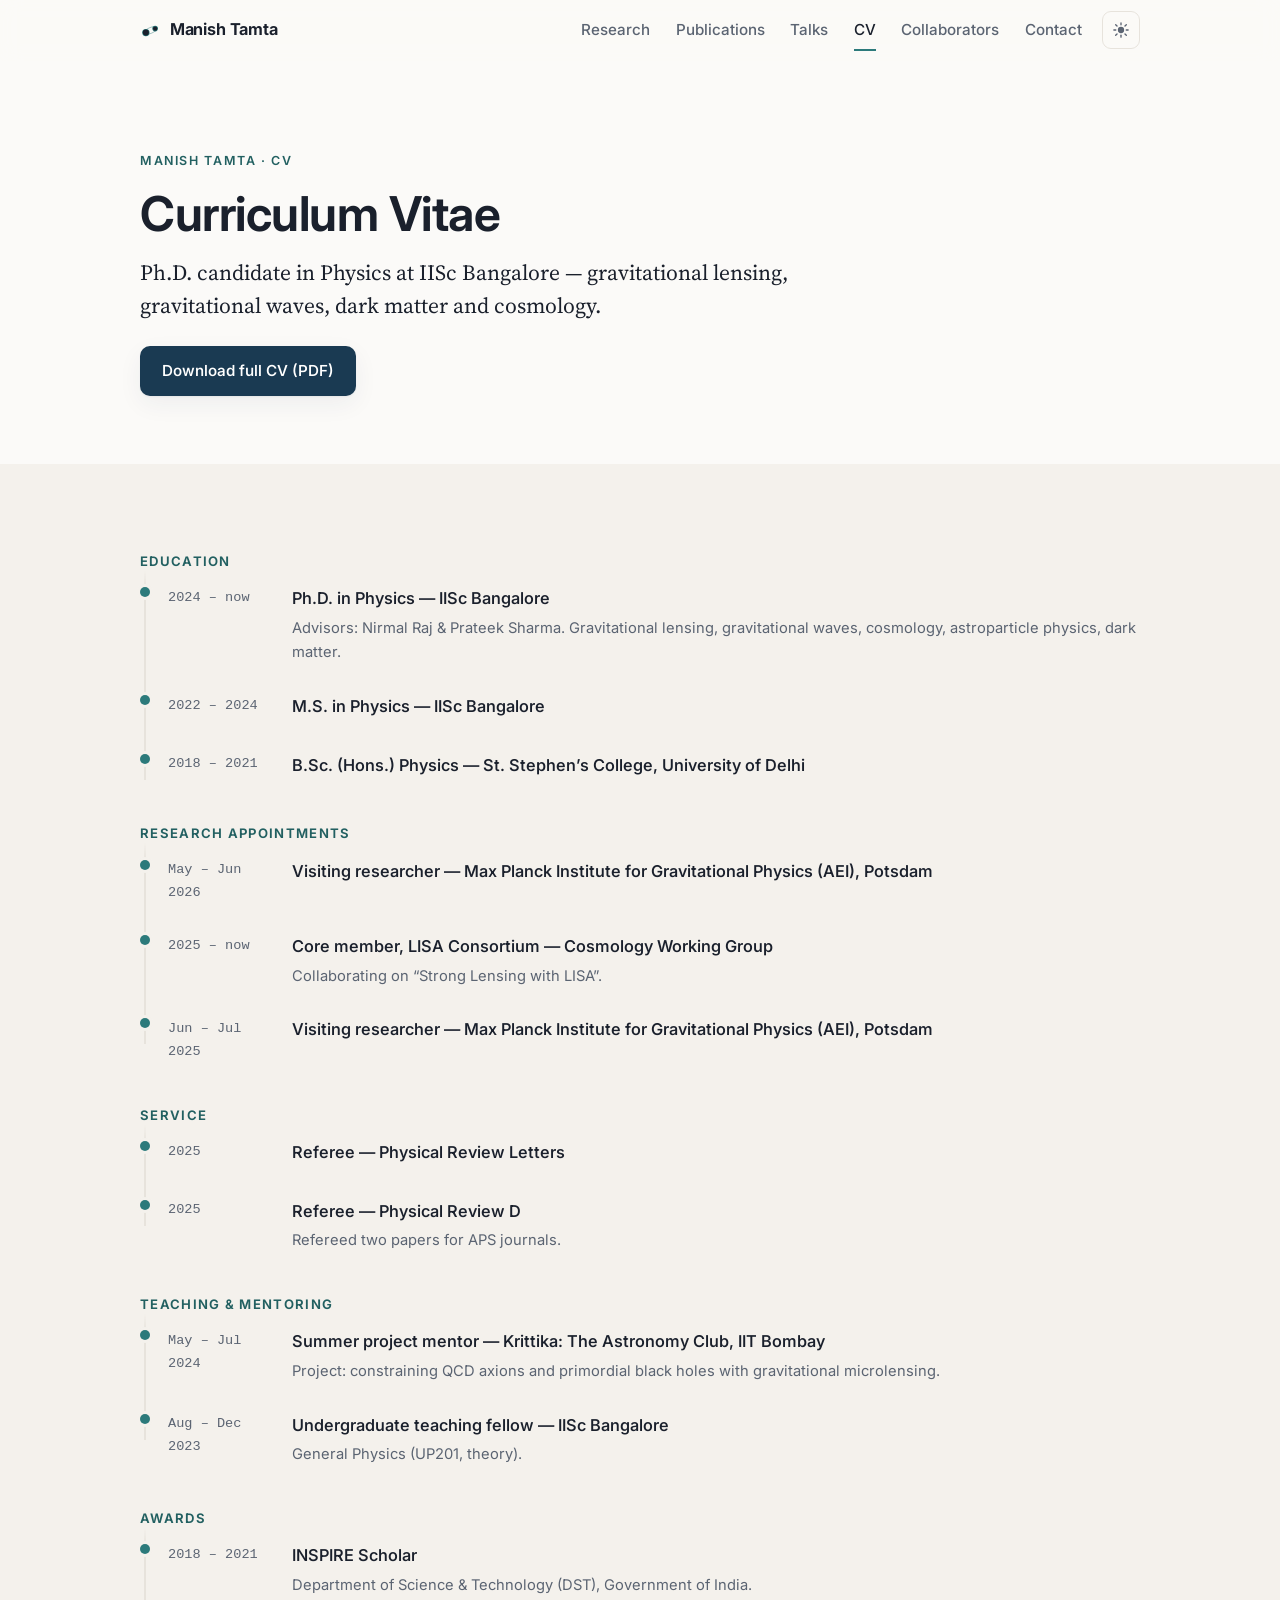
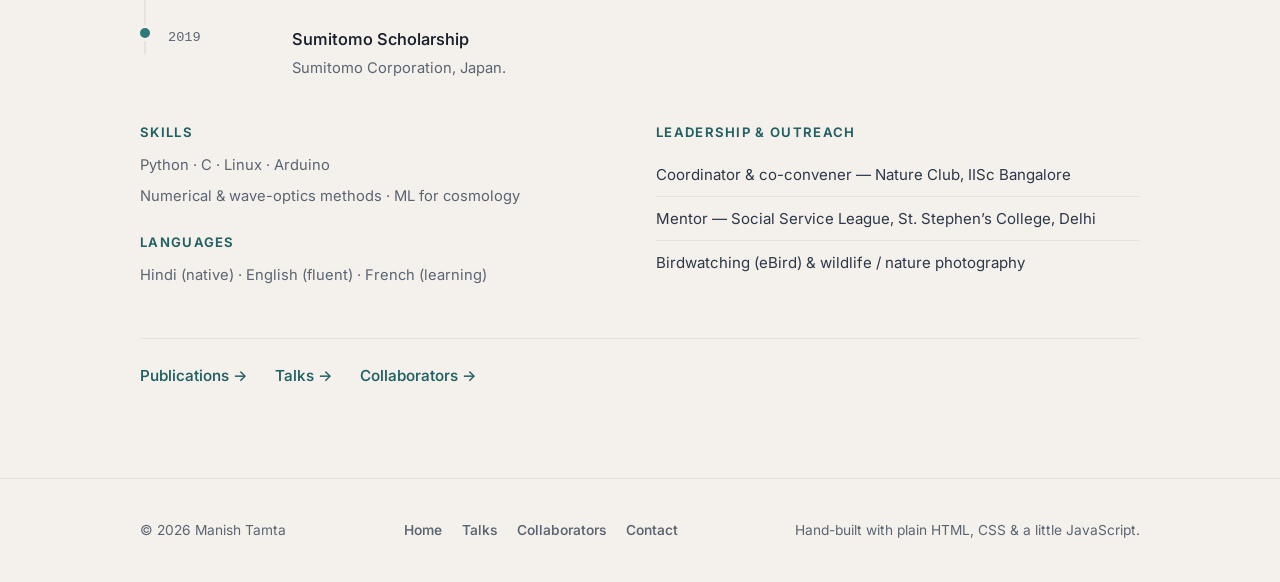
<file: cv.html>
<!DOCTYPE html>
<html lang="en" data-theme="light">
<head>
<meta charset="utf-8">
<meta name="viewport" content="width=device-width, initial-scale=1">
<title>CV — Manish Tamta</title>
<meta name="description" content="Curriculum vitae of Manish Tamta: education, research appointments, service, teaching, awards and skills. Full PDF available.">
<link rel="canonical" href="https://manns01.github.io/manishtamta/cv.html">
<meta property="og:type" content="website">
<meta property="og:title" content="CV — Manish Tamta">
<meta property="og:description" content="Education, research appointments, service, teaching, awards and skills.">
<meta property="og:url" content="https://manns01.github.io/manishtamta/cv.html">
<meta property="og:image" content="https://manns01.github.io/manishtamta/assets/img/headshot.jpg">
<meta name="twitter:card" content="summary_large_image">
<meta name="twitter:image" content="https://manns01.github.io/manishtamta/assets/img/headshot.jpg">
<link rel="icon" href="assets/img/favicon.svg" type="image/svg+xml">
<meta name="theme-color" content="#1a3a52">
<link rel="preconnect" href="https://fonts.googleapis.com">
<link rel="preconnect" href="https://fonts.gstatic.com" crossorigin>
<link rel="stylesheet" href="https://fonts.googleapis.com/css2?family=Inter:wght@400;500;600;700&family=Source+Serif+4:opsz,wght@8..60,400;8..60,500;8..60,600&display=swap">
<link rel="stylesheet" href="assets/css/style.css">
<script type="application/ld+json">
{
  "@context": "https://schema.org",
  "@type": "Person",
  "name": "Manish Tamta",
  "url": "https://manns01.github.io/manishtamta/",
  "sameAs": [
    "https://scholar.google.com/citations?user=9Eu10_cAAAAJ",
    "https://orcid.org/0009-0006-7088-8705",
    "https://inspirehep.net/authors/2797698",
    "https://github.com/manns01",
    "https://x.com/ManishTamta10",
    "https://www.linkedin.com/in/manish-tamta-7a4bb9184"
  ]
}
</script>
</head>
<body>
<a class="skip-link" href="#main">Skip to content</a>

<header class="site-nav" id="siteNav">
  <div class="nav-inner">
    <a class="brand" href="index.html">
      <svg class="brand-mark" viewBox="0 0 24 24" width="22" height="22" aria-hidden="true">
        <ellipse class="bbh-orbit" cx="12" cy="12" rx="8.4" ry="3.3" transform="rotate(-24 12 12)"/>
        <circle class="bbh-disc" cx="6.7" cy="14.4" r="3.5"/>
        <circle class="bbh-disc" cx="17.3" cy="9.8" r="2.5"/>
      </svg>
      Manish&nbsp;Tamta
    </a>
    <nav class="nav-links" aria-label="Primary">
      <a href="index.html#research">Research</a>
      <a href="index.html#publications">Publications</a>
      <a href="talks.html">Talks</a>
      <a href="cv.html" class="active" aria-current="page">CV</a>
      <a href="collaborators.html">Collaborators</a>
      <a href="index.html#contact">Contact</a>
    </nav>
    <div class="nav-actions">
      <button class="theme-toggle" id="themeToggle" type="button" aria-label="Switch colour theme">
        <svg class="icon-sun" viewBox="0 0 24 24" width="18" height="18" aria-hidden="true"><circle cx="12" cy="12" r="4.2" fill="currentColor"/><g stroke="currentColor" stroke-width="1.8" stroke-linecap="round"><line x1="12" y1="2.5" x2="12" y2="5"/><line x1="12" y1="19" x2="12" y2="21.5"/><line x1="2.5" y1="12" x2="5" y2="12"/><line x1="19" y1="12" x2="21.5" y2="12"/><line x1="4.9" y1="4.9" x2="6.7" y2="6.7"/><line x1="17.3" y1="17.3" x2="19.1" y2="19.1"/><line x1="4.9" y1="19.1" x2="6.7" y2="17.3"/><line x1="17.3" y1="6.7" x2="19.1" y2="4.9"/></g></svg>
        <svg class="icon-moon" viewBox="0 0 24 24" width="18" height="18" aria-hidden="true"><path fill="currentColor" d="M20 14.2A8.2 8.2 0 0 1 9.8 4a8.2 8.2 0 1 0 10.2 10.2z"/></svg>
      </button>
      <button class="menu-toggle" id="menuToggle" type="button" aria-label="Open menu" aria-expanded="false" aria-controls="siteNav">
        <span></span><span></span><span></span>
      </button>
    </div>
  </div>
</header>

<main id="main">
  <section class="section page-hero">
    <div class="wrap">
      <p class="eyebrow"><a href="index.html">Manish Tamta</a> · CV</p>
      <h1>Curriculum Vitae</h1>
      <p class="lead">
        Ph.D. candidate in Physics at IISc Bangalore &mdash; gravitational lensing,
        gravitational waves, dark matter and cosmology.
      </p>
      <p class="hero-cta">
        <a class="btn btn-primary" href="files/CV_Manish_Tamta.pdf" target="_blank" rel="noopener">Download full CV (PDF)</a>
      </p>
    </div>
  </section>

  <section class="section section-alt">
    <div class="wrap">

      <div class="talks-group">
        <h2>Education</h2>
        <ul class="timeline">
          <li>
            <span class="tl-date">2024 &ndash; now</span>
            <div>
              <p class="tl-title">Ph.D. in Physics &mdash; IISc Bangalore</p>
              <p class="tl-where">Advisors: Nirmal Raj &amp; Prateek Sharma. Gravitational lensing, gravitational waves, cosmology, astroparticle physics, dark matter.</p>
            </div>
          </li>
          <li>
            <span class="tl-date">2022 &ndash; 2024</span>
            <div>
              <p class="tl-title">M.S. in Physics &mdash; IISc Bangalore</p>
            </div>
          </li>
          <li>
            <span class="tl-date">2018 &ndash; 2021</span>
            <div>
              <p class="tl-title">B.Sc. (Hons.) Physics &mdash; St. Stephen&rsquo;s College, University of Delhi</p>
            </div>
          </li>
        </ul>
      </div>

      <div class="talks-group">
        <h2>Research appointments</h2>
        <ul class="timeline">
          <li>
            <span class="tl-date">May &ndash; Jun 2026</span>
            <div>
              <p class="tl-title">Visiting researcher &mdash; Max Planck Institute for Gravitational Physics (AEI), Potsdam</p>
            </div>
          </li>
          <li>
            <span class="tl-date">2025 &ndash; now</span>
            <div>
              <p class="tl-title">Core member, LISA Consortium &mdash; Cosmology Working Group</p>
              <p class="tl-where">Collaborating on &ldquo;Strong Lensing with LISA&rdquo;.</p>
            </div>
          </li>
          <li>
            <span class="tl-date">Jun &ndash; Jul 2025</span>
            <div>
              <p class="tl-title">Visiting researcher &mdash; Max Planck Institute for Gravitational Physics (AEI), Potsdam</p>
            </div>
          </li>
        </ul>
      </div>

      <div class="talks-group">
        <h2>Service</h2>
        <ul class="timeline">
          <li>
            <span class="tl-date">2025</span>
            <div>
              <p class="tl-title">Referee &mdash; Physical Review Letters</p>
            </div>
          </li>
          <li>
            <span class="tl-date">2025</span>
            <div>
              <p class="tl-title">Referee &mdash; Physical Review D</p>
              <p class="tl-where">Refereed two papers for APS journals.</p>
            </div>
          </li>
        </ul>
      </div>

      <div class="talks-group">
        <h2>Teaching &amp; mentoring</h2>
        <ul class="timeline">
          <li>
            <span class="tl-date">May &ndash; Jul 2024</span>
            <div>
              <p class="tl-title">Summer project mentor &mdash; Krittika: The Astronomy Club, IIT Bombay</p>
              <p class="tl-where">Project: constraining QCD axions and primordial black holes with gravitational microlensing.</p>
            </div>
          </li>
          <li>
            <span class="tl-date">Aug &ndash; Dec 2023</span>
            <div>
              <p class="tl-title">Undergraduate teaching fellow &mdash; IISc Bangalore</p>
              <p class="tl-where">General Physics (UP201, theory).</p>
            </div>
          </li>
        </ul>
      </div>

      <div class="talks-group">
        <h2>Awards</h2>
        <ul class="timeline">
          <li>
            <span class="tl-date">2018 &ndash; 2021</span>
            <div>
              <p class="tl-title">INSPIRE Scholar</p>
              <p class="tl-where">Department of Science &amp; Technology (DST), Government of India.</p>
            </div>
          </li>
          <li>
            <span class="tl-date">2019</span>
            <div>
              <p class="tl-title">Sumitomo Scholarship</p>
              <p class="tl-where">Sumitomo Corporation, Japan.</p>
            </div>
          </li>
        </ul>
      </div>

      <div class="cv-grid cv-grid-two">
        <div class="cv-col">
          <h2>Skills</h2>
          <p class="cv-skills">Python · C · Linux · Arduino</p>
          <p class="cv-skills">Numerical &amp; wave-optics methods · ML for cosmology</p>
          <h2 class="cv-skills-head">Languages</h2>
          <p class="cv-skills">Hindi (native) · English (fluent) · French (learning)</p>
        </div>
        <div class="cv-col">
          <h2>Leadership &amp; outreach</h2>
          <ul class="cv-list">
            <li>Coordinator &amp; co-convener &mdash; Nature Club, IISc Bangalore</li>
            <li>Mentor &mdash; Social Service League, St. Stephen&rsquo;s College, Delhi</li>
            <li>Birdwatching (eBird) &amp; wildlife / nature photography</li>
          </ul>
        </div>
      </div>

      <p class="section-more">
        <a href="index.html#publications">Publications &rarr;</a>
        <a href="talks.html">Talks &rarr;</a>
        <a href="collaborators.html">Collaborators &rarr;</a>
      </p>
    </div>
  </section>
</main>

<footer class="site-footer">
  <div class="wrap footer-inner">
    <p>&copy; <span id="year">2026</span> Manish Tamta</p>
    <nav class="footer-nav" aria-label="Footer">
      <a href="index.html">Home</a>
      <a href="talks.html">Talks</a>
      <a href="collaborators.html">Collaborators</a>
      <a href="index.html#contact">Contact</a>
    </nav>
    <p class="colophon">Hand-built with plain HTML, CSS &amp; a little JavaScript.</p>
  </div>
</footer>

<script src="assets/js/main.js" defer></script>
</body>
</html>
</file>
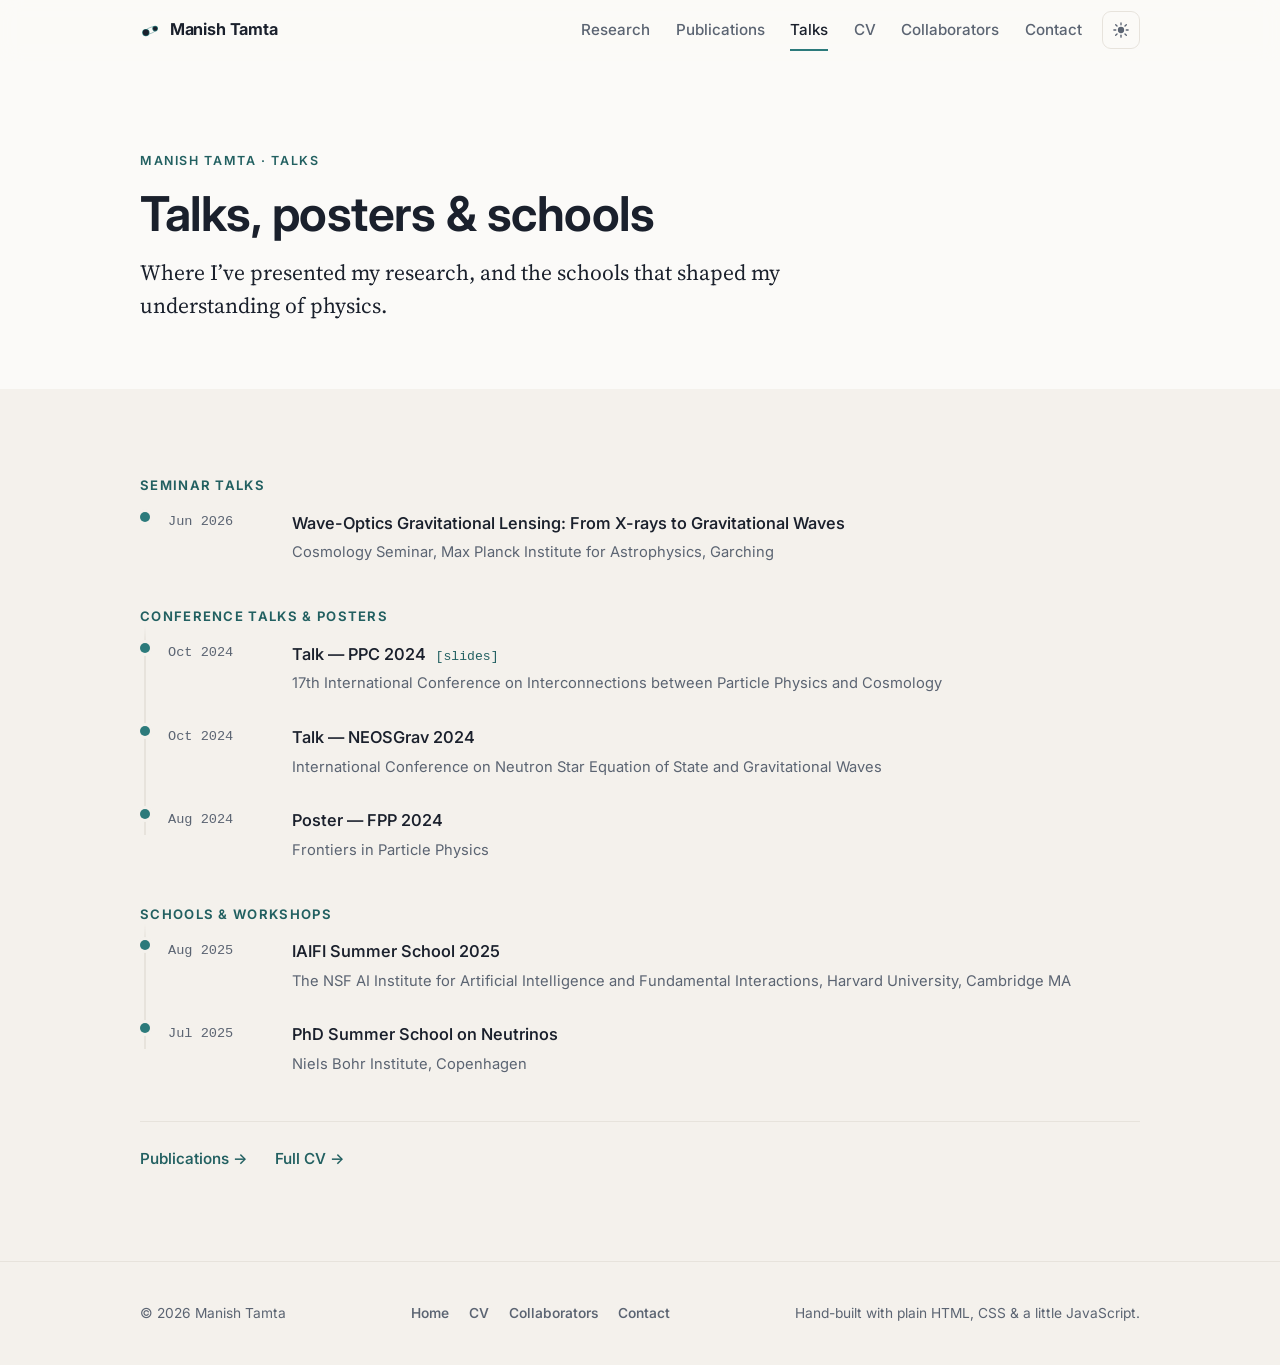
<file: talks.html>
<!DOCTYPE html>
<html lang="en" data-theme="light">
<head>
<meta charset="utf-8">
<meta name="viewport" content="width=device-width, initial-scale=1">
<title>Talks — Manish Tamta</title>
<meta name="description" content="Seminar and conference talks, posters, and summer schools attended by Manish Tamta.">
<link rel="canonical" href="https://manns01.github.io/manishtamta/talks.html">
<meta property="og:type" content="website">
<meta property="og:title" content="Talks — Manish Tamta">
<meta property="og:description" content="Seminar and conference talks, posters, and summer schools.">
<meta property="og:url" content="https://manns01.github.io/manishtamta/talks.html">
<meta property="og:image" content="https://manns01.github.io/manishtamta/assets/img/headshot.jpg">
<meta name="twitter:card" content="summary_large_image">
<meta name="twitter:image" content="https://manns01.github.io/manishtamta/assets/img/headshot.jpg">
<link rel="icon" href="assets/img/favicon.svg" type="image/svg+xml">
<meta name="theme-color" content="#1a3a52">
<link rel="preconnect" href="https://fonts.googleapis.com">
<link rel="preconnect" href="https://fonts.gstatic.com" crossorigin>
<link rel="stylesheet" href="https://fonts.googleapis.com/css2?family=Inter:wght@400;500;600;700&family=Source+Serif+4:opsz,wght@8..60,400;8..60,500;8..60,600&display=swap">
<link rel="stylesheet" href="assets/css/style.css">
<script type="application/ld+json">
{
  "@context": "https://schema.org",
  "@type": "Person",
  "name": "Manish Tamta",
  "url": "https://manns01.github.io/manishtamta/",
  "sameAs": [
    "https://scholar.google.com/citations?user=9Eu10_cAAAAJ",
    "https://orcid.org/0009-0006-7088-8705",
    "https://inspirehep.net/authors/2797698",
    "https://github.com/manns01",
    "https://x.com/ManishTamta10",
    "https://www.linkedin.com/in/manish-tamta-7a4bb9184"
  ]
}
</script>
</head>
<body>
<a class="skip-link" href="#main">Skip to content</a>

<header class="site-nav" id="siteNav">
  <div class="nav-inner">
    <a class="brand" href="index.html">
      <svg class="brand-mark" viewBox="0 0 24 24" width="22" height="22" aria-hidden="true">
        <ellipse class="bbh-orbit" cx="12" cy="12" rx="8.4" ry="3.3" transform="rotate(-24 12 12)"/>
        <circle class="bbh-disc" cx="6.7" cy="14.4" r="3.5"/>
        <circle class="bbh-disc" cx="17.3" cy="9.8" r="2.5"/>
      </svg>
      Manish&nbsp;Tamta
    </a>
    <nav class="nav-links" aria-label="Primary">
      <a href="index.html#research">Research</a>
      <a href="index.html#publications">Publications</a>
      <a href="talks.html" class="active" aria-current="page">Talks</a>
      <a href="cv.html">CV</a>
      <a href="collaborators.html">Collaborators</a>
      <a href="index.html#contact">Contact</a>
    </nav>
    <div class="nav-actions">
      <button class="theme-toggle" id="themeToggle" type="button" aria-label="Switch colour theme">
        <svg class="icon-sun" viewBox="0 0 24 24" width="18" height="18" aria-hidden="true"><circle cx="12" cy="12" r="4.2" fill="currentColor"/><g stroke="currentColor" stroke-width="1.8" stroke-linecap="round"><line x1="12" y1="2.5" x2="12" y2="5"/><line x1="12" y1="19" x2="12" y2="21.5"/><line x1="2.5" y1="12" x2="5" y2="12"/><line x1="19" y1="12" x2="21.5" y2="12"/><line x1="4.9" y1="4.9" x2="6.7" y2="6.7"/><line x1="17.3" y1="17.3" x2="19.1" y2="19.1"/><line x1="4.9" y1="19.1" x2="6.7" y2="17.3"/><line x1="17.3" y1="6.7" x2="19.1" y2="4.9"/></g></svg>
        <svg class="icon-moon" viewBox="0 0 24 24" width="18" height="18" aria-hidden="true"><path fill="currentColor" d="M20 14.2A8.2 8.2 0 0 1 9.8 4a8.2 8.2 0 1 0 10.2 10.2z"/></svg>
      </button>
      <button class="menu-toggle" id="menuToggle" type="button" aria-label="Open menu" aria-expanded="false" aria-controls="siteNav">
        <span></span><span></span><span></span>
      </button>
    </div>
  </div>
</header>

<main id="main">
  <section class="section page-hero">
    <div class="wrap">
      <p class="eyebrow"><a href="index.html">Manish Tamta</a> · Talks</p>
      <h1>Talks, posters &amp; schools</h1>
      <p class="lead">
        Where I&rsquo;ve presented my research, and the schools that shaped my
        understanding of physics.
      </p>
    </div>
  </section>

  <section class="section section-alt">
    <div class="wrap">
      <div class="talks-group">
        <h2>Seminar talks</h2>
        <ul class="timeline">
          <li>
            <span class="tl-date">Jun 2026</span>
            <div>
              <p class="tl-title">Wave-Optics Gravitational Lensing: From X-rays to Gravitational Waves</p>
              <p class="tl-where">Cosmology Seminar, Max Planck Institute for Astrophysics, Garching</p>
            </div>
          </li>
        </ul>
      </div>

      <div class="talks-group">
        <h2>Conference talks &amp; posters</h2>
        <ul class="timeline">
          <li>
            <span class="tl-date">Oct 2024</span>
            <div>
              <p class="tl-title">Talk &mdash; PPC 2024 <a class="tl-link" href="files/Manish_Tamta_PPC_2024.pdf" target="_blank" rel="noopener">[slides]</a></p>
              <p class="tl-where">17th International Conference on Interconnections between Particle Physics and Cosmology</p>
            </div>
          </li>
          <li>
            <span class="tl-date">Oct 2024</span>
            <div>
              <p class="tl-title">Talk &mdash; NEOSGrav 2024</p>
              <p class="tl-where">International Conference on Neutron Star Equation of State and Gravitational Waves</p>
            </div>
          </li>
          <li>
            <span class="tl-date">Aug 2024</span>
            <div>
              <p class="tl-title">Poster &mdash; FPP 2024</p>
              <p class="tl-where">Frontiers in Particle Physics</p>
            </div>
          </li>
        </ul>
      </div>

      <div class="talks-group">
        <h2>Schools &amp; workshops</h2>
        <ul class="timeline">
          <li>
            <span class="tl-date">Aug 2025</span>
            <div>
              <p class="tl-title">IAIFI Summer School 2025</p>
              <p class="tl-where">The NSF AI Institute for Artificial Intelligence and Fundamental Interactions, Harvard University, Cambridge&nbsp;MA</p>
            </div>
          </li>
          <li>
            <span class="tl-date">Jul 2025</span>
            <div>
              <p class="tl-title">PhD Summer School on Neutrinos</p>
              <p class="tl-where">Niels Bohr Institute, Copenhagen</p>
            </div>
          </li>
        </ul>
      </div>

      <p class="section-more">
        <a href="index.html#publications">Publications &rarr;</a>
        <a href="cv.html">Full CV &rarr;</a>
      </p>
    </div>
  </section>
</main>

<footer class="site-footer">
  <div class="wrap footer-inner">
    <p>&copy; <span id="year">2026</span> Manish Tamta</p>
    <nav class="footer-nav" aria-label="Footer">
      <a href="index.html">Home</a>
      <a href="cv.html">CV</a>
      <a href="collaborators.html">Collaborators</a>
      <a href="index.html#contact">Contact</a>
    </nav>
    <p class="colophon">Hand-built with plain HTML, CSS &amp; a little JavaScript.</p>
  </div>
</footer>

<script src="assets/js/main.js" defer></script>
</body>
</html>
</file>
<file: assets/css/style.css>
/* =========================================================================
   Manish Tamta — academic portfolio
   Plain CSS. Design tokens on :root, dark theme via [data-theme] + media query.
   ========================================================================= */

:root {
  --bg:        #fbfaf8;
  --surface:   #ffffff;
  --surface-2: #f4f1ec;
  --navy:      #1a3a52;
  --navy-ink:  #12293b;
  --teal:      #2c7a7b;
  --teal-deep: #226061;
  --burgundy:  #8b3a3a;
  --text:      #2d3748;
  --text-soft: #5b6472;
  --heading:   #1a202c;
  --border:    #e7e3dc;
  --link:      #226061;
  --link-hover:#8b3a3a;
  --shadow:    0 1px 2px rgba(26, 58, 82, .06), 0 8px 24px rgba(26, 58, 82, .06);
  --shadow-lg: 0 2px 6px rgba(26, 58, 82, .08), 0 18px 48px rgba(26, 58, 82, .12);

  --maxw: 1080px;
  --pad: clamp(1.15rem, 5vw, 2.5rem);
  --sp-section: clamp(3.5rem, 7vw, 5.75rem);

  --font-sans: "Inter", -apple-system, BlinkMacSystemFont, "Segoe UI", Roboto, Helvetica, Arial, sans-serif;
  --font-serif: "Source Serif 4", Georgia, "Times New Roman", serif;
  --font-mono: "Fira Code", ui-monospace, SFMono-Regular, Menlo, Consolas, monospace;
}

:root[data-theme="dark"] {
  --bg:        #0f1c26;
  --surface:   #152a37;
  --surface-2: #1b3341;
  --navy:      #cfe0ea;
  --navy-ink:  #eaf2f8;
  --teal:      #5fb8b9;
  --teal-deep: #7fc9c9;
  --burgundy:  #d98f8f;
  --text:      #c3d0da;
  --text-soft: #8fa3b1;
  --heading:   #f0f5f9;
  --border:    #294454;
  --link:      #7fc9c9;
  --link-hover:#e6a9a9;
  --shadow:    0 1px 2px rgba(0, 0, 0, .3), 0 8px 24px rgba(0, 0, 0, .28);
  --shadow-lg: 0 2px 6px rgba(0, 0, 0, .35), 0 18px 48px rgba(0, 0, 0, .45);
}

@media (prefers-color-scheme: dark) {
  :root:not([data-theme="light"]) {
    --bg:        #0f1c26;
    --surface:   #152a37;
    --surface-2: #1b3341;
    --navy:      #cfe0ea;
    --navy-ink:  #eaf2f8;
    --teal:      #5fb8b9;
    --teal-deep: #7fc9c9;
    --burgundy:  #d98f8f;
    --text:      #c3d0da;
    --text-soft: #8fa3b1;
    --heading:   #f0f5f9;
    --border:    #294454;
    --link:      #7fc9c9;
    --link-hover:#e6a9a9;
    --shadow:    0 1px 2px rgba(0, 0, 0, .3), 0 8px 24px rgba(0, 0, 0, .28);
    --shadow-lg: 0 2px 6px rgba(0, 0, 0, .35), 0 18px 48px rgba(0, 0, 0, .45);
  }
}

/* --------------------------------------------------------------- reset -- */
*, *::before, *::after { box-sizing: border-box; }
html { scroll-behavior: smooth; scroll-padding-top: 5rem; -webkit-text-size-adjust: 100%; }
@media (prefers-reduced-motion: reduce) {
  html { scroll-behavior: auto; }
  *, *::before, *::after { animation-duration: .001ms !important; transition-duration: .001ms !important; }
}

body {
  margin: 0;
  background: var(--bg);
  color: var(--text);
  font-family: var(--font-sans);
  font-size: 1.02rem;
  line-height: 1.68;
  -webkit-font-smoothing: antialiased;
  text-rendering: optimizeLegibility;
}

h1, h2, h3 { color: var(--heading); line-height: 1.18; font-weight: 650; letter-spacing: -0.01em; }
h1 { font-size: clamp(2.4rem, 6vw, 3.5rem); margin: .1em 0 .3em; }
h2 { font-size: clamp(1.7rem, 3.4vw, 2.25rem); margin: 0 0 .5em; }
h3 { font-size: 1.16rem; margin: 0 0 .4em; }
p { margin: 0 0 1.05em; }

a { color: var(--link); text-decoration: none; text-underline-offset: 3px; transition: color .15s ease; }
a:hover { color: var(--link-hover); text-decoration: underline; }

code { font-family: var(--font-mono); font-size: .9em; background: var(--surface-2); padding: .12em .4em; border-radius: 5px; }
img { max-width: 100%; height: auto; display: block; }

:focus-visible { outline: 2.5px solid var(--teal); outline-offset: 3px; border-radius: 3px; }

.skip-link {
  position: absolute; left: 12px; top: -60px; z-index: 200;
  background: var(--navy); color: #fff; padding: .6rem 1rem; border-radius: 8px;
  transition: top .18s ease;
}
.skip-link:focus { top: 12px; }

.wrap { max-width: var(--maxw); margin-inline: auto; padding-inline: var(--pad); }

/* -------------------------------------------------------------- nav ----- */
.site-nav {
  position: sticky; top: 0; z-index: 100;
  background: color-mix(in srgb, var(--bg) 88%, transparent);
  backdrop-filter: saturate(1.4) blur(10px);
  -webkit-backdrop-filter: saturate(1.4) blur(10px);
  border-bottom: 1px solid transparent;
  transition: border-color .2s ease, box-shadow .2s ease, background .2s ease;
}
.site-nav.scrolled { border-bottom-color: var(--border); box-shadow: var(--shadow); }

.nav-inner {
  max-width: var(--maxw); margin-inline: auto; padding: .7rem var(--pad);
  display: flex; align-items: center; gap: 1.25rem;
}
.brand {
  font-weight: 680; color: var(--heading); font-size: 1.02rem;
  display: inline-flex; align-items: center; gap: .55rem; letter-spacing: -0.01em;
}
.brand:hover { text-decoration: none; color: var(--heading); }
.brand-mark {
  width: 21px; height: 21px; flex: none; display: block;
  overflow: visible;
}
/* binary black holes: two inspiralling discs on a tilted orbital path */
.bbh-orbit {
  fill: none; stroke: var(--teal); stroke-width: 1; opacity: .45;
  transition: opacity .18s ease, stroke .18s ease;
}
.bbh-disc {
  fill: var(--heading); stroke: var(--teal); stroke-width: 1.4;
  paint-order: stroke; stroke-linejoin: round;
  transition: stroke .18s ease;
}
.brand:hover .bbh-orbit { opacity: .9; stroke: var(--teal); }
.brand:hover .bbh-disc { stroke: var(--link-hover); }

.nav-links { margin-left: auto; display: flex; gap: 1.6rem; }
.nav-links a {
  color: var(--text-soft); font-weight: 500; font-size: .95rem;
  padding: .35rem 0; position: relative;
}
.nav-links a::after {
  content: ""; position: absolute; left: 0; right: 100%; bottom: -2px; height: 2px;
  background: var(--teal); transition: right .22s ease;
}
.nav-links a:hover { color: var(--heading); text-decoration: none; }
.nav-links a:hover::after,
.nav-links a.active::after { right: 0; }
.nav-links a.active { color: var(--heading); }

.nav-actions { display: flex; align-items: center; gap: .5rem; }
.theme-toggle, .menu-toggle {
  background: transparent; border: 1px solid var(--border); border-radius: 9px;
  color: var(--text-soft); width: 38px; height: 38px; display: grid; place-items: center;
  cursor: pointer; transition: color .15s ease, border-color .15s ease, background .15s ease;
}
.theme-toggle:hover, .menu-toggle:hover { color: var(--heading); border-color: var(--teal); }
.icon-moon { display: none; }
:root[data-theme="dark"] .icon-sun { display: none; }
:root[data-theme="dark"] .icon-moon { display: block; }
@media (prefers-color-scheme: dark) {
  :root:not([data-theme="light"]) .icon-sun { display: none; }
  :root:not([data-theme="light"]) .icon-moon { display: block; }
}

.menu-toggle { display: none; flex-direction: column; align-items: center; justify-content: center; gap: 4px; }
.menu-toggle span { width: 17px; height: 2px; background: currentColor; border-radius: 2px; transition: transform .2s ease, opacity .2s ease; }

/* ------------------------------------------------------------ sections -- */
.section { padding-block: var(--sp-section); }
.section-alt { background: var(--surface-2); }
.section-head { max-width: 46rem; margin-bottom: 2.75rem; }
.kicker, .eyebrow {
  font-size: .78rem; font-weight: 600; letter-spacing: .13em; text-transform: uppercase;
  color: var(--teal-deep); margin: 0 0 .9rem;
}
.section-lead { color: var(--text-soft); font-size: 1.06rem; }

/* --------------------------------------------------------------- hero --- */
.hero { padding-top: clamp(2.5rem, 7vw, 4.5rem); padding-bottom: clamp(2.75rem, 6vw, 4.25rem); }
.hero-grid {
  display: grid; grid-template-columns: 1.5fr 1fr; gap: clamp(1.5rem, 5vw, 3.5rem);
  align-items: start;
}
.hero-text .lead {
  font-family: var(--font-serif); font-size: clamp(1.2rem, 2.4vw, 1.5rem);
  line-height: 1.5; color: var(--heading); font-weight: 400; margin-bottom: 1.1em;
}

/* hero name typing effect (progressive enhancement) */
.js .hero-name { visibility: hidden; }
.hero-name .typed { white-space: pre; }
.hero-name .caret {
  display: inline-block; width: .055em; min-width: 2px; height: .95em;
  margin-left: .06em; vertical-align: -0.08em; border-radius: 1px;
  background: var(--teal);
  animation: caret-blink 1.05s steps(1, end) infinite;
}
.hero-name.typing-done .caret { animation-iteration-count: 8; }
@keyframes caret-blink { 0%, 47% { opacity: 1; } 50%, 97% { opacity: 0; } 100% { opacity: 1; } }
@media (prefers-reduced-motion: reduce) {
  .js .hero-name { visibility: visible; }
  .hero-name .caret { display: none; }
}
.hero-personal {
  margin: 1.5rem 0 1.7rem; padding-left: 1.15rem;
  border-left: 2px solid color-mix(in srgb, var(--teal) 65%, transparent);
  font-family: var(--font-serif); font-style: italic;
  font-size: 1.05rem; line-height: 1.6; color: var(--text-soft);
}
.hero-personal p { margin: 0; }
.hero-personal p::before { content: "\201C"; }
.hero-personal p::after  { content: "\201D"; }

.status {
  display: inline-flex; align-items: center; gap: .55rem;
  font-size: .88rem; color: var(--text-soft);
  background: var(--surface); border: 1px solid var(--border);
  padding: .5rem .9rem; border-radius: 999px; margin-bottom: 1.6rem;
}
.status-dot {
  width: 8px; height: 8px; border-radius: 50%; background: var(--teal); flex: none;
  box-shadow: 0 0 0 0 color-mix(in srgb, var(--teal) 60%, transparent);
  animation: pulse 2.6s ease-out infinite;
}
@keyframes pulse {
  0% { box-shadow: 0 0 0 0 color-mix(in srgb, var(--teal) 55%, transparent); }
  70%, 100% { box-shadow: 0 0 0 9px transparent; }
}

.hero-cta { display: flex; flex-wrap: wrap; gap: .75rem; margin-bottom: 1.5rem; }
.btn {
  display: inline-flex; align-items: center; justify-content: center;
  padding: .7rem 1.3rem; border-radius: 10px; font-weight: 550; font-size: .95rem;
  border: 1px solid transparent; cursor: pointer; transition: transform .12s ease, box-shadow .15s ease, background .15s ease, border-color .15s ease;
}
.btn:hover { text-decoration: none; transform: translateY(-1px); }
.btn-primary { background: var(--navy); color: #fff; box-shadow: var(--shadow); }
:root[data-theme="dark"] .btn-primary { background: var(--teal); color: #0c1a12; }
@media (prefers-color-scheme: dark) { :root:not([data-theme="light"]) .btn-primary { background: var(--teal); color: #0c1a12; } }
.btn-primary:hover { box-shadow: var(--shadow-lg); color: #fff; }
:root[data-theme="dark"] .btn-primary:hover { color: #0c1a12; }
.btn-ghost { background: transparent; border-color: var(--border); color: var(--heading); }
.btn-ghost:hover { border-color: var(--teal); color: var(--heading); }

.hero-links {
  list-style: none; padding: 0; margin: 0;
  display: flex; flex-wrap: wrap; gap: .4rem 1.2rem;
  font-size: .92rem;
}
.hero-links a { color: var(--text-soft); font-weight: 500; }
.hero-links a:hover { color: var(--link-hover); }

.hero-photo { margin: 0; }
.hero-photo img {
  border-radius: 16px; box-shadow: var(--shadow-lg);
  border: 1px solid var(--border);
  aspect-ratio: 860 / 746; object-fit: cover;
}
.hero-photo figcaption {
  font-size: .8rem; color: var(--text-soft); margin-top: .7rem; text-align: center;
  font-style: italic;
}

/* -------------------------------------------------------------- cards --- */
.cards {
  display: grid; grid-template-columns: repeat(3, 1fr); gap: 1.25rem;
  margin-bottom: 2rem;
}
.card {
  background: var(--surface); border: 1px solid var(--border); border-radius: 14px;
  padding: 1.5rem 1.4rem; box-shadow: var(--shadow);
  transition: transform .16s ease, box-shadow .16s ease, border-color .16s ease;
}
.card:hover { transform: translateY(-3px); box-shadow: var(--shadow-lg); border-color: color-mix(in srgb, var(--teal) 45%, var(--border)); }
.card h3 { color: var(--navy); }
:root[data-theme="dark"] .card h3 { color: var(--teal-deep); }
@media (prefers-color-scheme: dark) { :root:not([data-theme="light"]) .card h3 { color: var(--teal-deep); } }
.card p { margin: 0; font-size: .96rem; color: var(--text-soft); }

.research-note {
  border-left: 3px solid var(--teal); padding: .3rem 0 .3rem 1.1rem;
  color: var(--text-soft); max-width: 46rem;
}

/* ------------------------------------------------------------- motion --- */
.motion { margin-top: 3.5rem; }
.motion-title { font-size: 1.35rem; color: var(--heading); }
.clip {
  margin: 1.75rem 0 0; background: var(--surface);
  border: 1px solid var(--border); border-radius: 14px; overflow: hidden;
  box-shadow: var(--shadow);
}
.clip video { width: 100%; height: auto; display: block; background: #fbfaf8; aspect-ratio: 16 / 9; }
.clip figcaption { padding: 1rem 1.25rem 1.2rem; font-size: .92rem; color: var(--text-soft); }
.clip figcaption strong { color: var(--heading); }
.m { font-family: var(--font-mono); font-size: .88em; white-space: nowrap; }

/* --------------------------------------------------------- publications - */
.pub-list { list-style: none; padding: 0; margin: 0; display: grid; gap: 1.25rem; }
.pub {
  display: grid; grid-template-columns: 4.5rem 1fr; gap: 1.25rem;
  background: var(--surface); border: 1px solid var(--border);
  border-radius: 14px; padding: 1.4rem 1.5rem; box-shadow: var(--shadow);
}
.pub-year { font-family: var(--font-mono); font-size: .95rem; color: var(--teal-deep); padding-top: .15rem; }
.pub-body h3 { margin-bottom: .35rem; line-height: 1.3; }
.pub-authors { margin: 0 0 .5rem; font-size: .95rem; color: var(--text-soft); }
.pub-authors strong { color: var(--heading); }
.pub-meta { margin: 0 0 .6rem; display: flex; flex-wrap: wrap; gap: .4rem; }
.tag {
  font-size: .78rem; font-family: var(--font-mono);
  background: var(--surface-2); border: 1px solid var(--border);
  color: var(--text-soft); padding: .18rem .5rem; border-radius: 6px;
}
.tag-muted { opacity: .8; }
.pub-links { margin: 0; display: flex; gap: 1rem; font-size: .9rem; font-weight: 550; }

/* -------------------------------------------------------------- talks --- */
.talks-group { margin-bottom: 2.75rem; }
.talks-group:last-child { margin-bottom: 0; }
.talks-group > h2,
.talks-group > h3 {
  font-size: .82rem; text-transform: uppercase; letter-spacing: .1em;
  color: var(--teal-deep); margin-bottom: 1rem;
}
.timeline { list-style: none; margin: 0; padding: 0; }
.timeline li {
  position: relative;
  display: grid; grid-template-columns: 6.5rem 1fr; gap: 1.25rem;
  padding: 0 0 1.75rem 1.75rem;
}
.timeline li:last-child { padding-bottom: 0; }
.timeline li::before {
  content: ''; position: absolute; left: 4px; top: 6px; bottom: -1.75rem;
  width: 2px; background: var(--border);
}
.timeline li:first-child::before {
  top: -.9rem;
  -webkit-mask-image: linear-gradient(to bottom, transparent, #000 1.1rem);
          mask-image: linear-gradient(to bottom, transparent, #000 1.1rem);
}
.timeline li:last-child::before { content: none; }
.timeline li::after {
  content: ''; position: absolute; left: 0; top: 2px;
  width: 10px; height: 10px; border-radius: 50%;
  background: var(--teal); box-shadow: 0 0 0 3px var(--surface-2);
}
.tl-date { font-family: var(--font-mono); font-size: .85rem; color: var(--text-soft); padding-top: .1rem; }
.tl-title { margin: 0 0 .2rem; font-weight: 550; color: var(--heading); }
.tl-link { margin-left: .35rem; font-family: var(--font-mono); font-size: .82rem; font-weight: 400; color: var(--teal-deep); text-decoration: none; white-space: nowrap; }
.tl-link:hover { text-decoration: underline; }
.tl-where { margin: 0; font-size: .92rem; color: var(--text-soft); }

/* --------------------------------------------------------------- cv ----- */
.cv-grid { display: grid; grid-template-columns: repeat(3, 1fr); gap: 2rem; margin-bottom: 2.5rem; }
.cv-col > h3 {
  font-size: .82rem; text-transform: uppercase; letter-spacing: .1em;
  color: var(--teal-deep); margin-bottom: .9rem;
}
.cv-list { list-style: none; margin: 0 0 .5rem; padding: 0; }
.cv-list li { padding: .55rem 0; border-top: 1px solid var(--border); font-size: .94rem; }
.cv-list li:first-child { border-top: 0; }
.cv-when { display: block; font-family: var(--font-mono); font-size: .78rem; color: var(--text-soft); margin-bottom: .1rem; }
.cv-sub { display: block; font-size: .85rem; color: var(--text-soft); }
.cv-skills-head { margin-top: 1.6rem; }
.cv-skills { font-size: .92rem; color: var(--text-soft); }
.cv-download { margin-top: .5rem; }

/* ------------------------------------------------------------ contact --- */
.contact-list { display: grid; gap: 1.5rem; margin: 0; }
.contact-list > div { display: grid; grid-template-columns: 6rem 1fr; gap: 1.25rem; padding-bottom: 1.5rem; border-bottom: 1px solid var(--border); }
.contact-list > div:last-child { border-bottom: 0; padding-bottom: 0; }
.contact-list dt { font-size: .82rem; text-transform: uppercase; letter-spacing: .1em; color: var(--teal-deep); padding-top: .15rem; }
.contact-list dd { margin: 0; }
.contact-elsewhere { display: flex; flex-wrap: wrap; gap: .4rem 1.3rem; font-weight: 500; }

/* ------------------------------------------------------------- footer --- */
.site-footer { border-top: 1px solid var(--border); padding-block: 2.5rem; background: var(--surface-2); }
.footer-inner { display: flex; flex-wrap: wrap; justify-content: space-between; gap: .5rem; align-items: baseline; }
.footer-inner p { margin: 0; font-size: .86rem; color: var(--text-soft); }
.colophon a { color: var(--text-soft); font-weight: 550; }

/* --------------------------------------------------------- reveal anim -- */
.reveal { opacity: 0; transform: translateY(18px); transition: opacity .6s ease, transform .6s ease; }
.reveal.in { opacity: 1; transform: none; }
@media (prefers-reduced-motion: reduce) { .reveal { opacity: 1; transform: none; } }

/* ===================================================================== */
/*  Subpages (talks / cv / collaborators)                                 */
/* ===================================================================== */
.page-hero { padding-bottom: clamp(1.75rem, 4vw, 2.75rem); }
.page-hero .eyebrow a { color: inherit; }
.page-hero .eyebrow a:hover { color: var(--link-hover); }
.page-hero h1 { font-size: clamp(2.1rem, 5vw, 3rem); }
.page-hero .lead {
  font-family: var(--font-serif); font-size: clamp(1.1rem, 2.2vw, 1.35rem);
  line-height: 1.5; color: var(--heading); font-weight: 400; max-width: 44rem;
}
.page-hero .hero-cta { margin-top: 1.5rem; }

.section-more {
  margin: 2.75rem 0 0; padding-top: 1.5rem; border-top: 1px solid var(--border);
  display: flex; flex-wrap: wrap; gap: .5rem 1.75rem; font-weight: 550; font-size: .95rem;
}

.cv-grid-two { grid-template-columns: 1fr 1fr; }
.cv-grid-two .cv-col > h2 {
  font-size: .82rem; text-transform: uppercase; letter-spacing: .1em;
  color: var(--teal-deep); margin: 0 0 .8rem;
}
.cv-grid-two .cv-col > h2.cv-skills-head { margin-top: 1.6rem; }
.cv-grid-two .cv-skills { margin-bottom: .4rem; }

.footer-nav { display: flex; flex-wrap: wrap; gap: .5rem 1.25rem; font-size: .86rem; }
.footer-nav a { color: var(--text-soft); font-weight: 550; }
.footer-nav a:hover { color: var(--link-hover); }

/* --------------------------------------------------------- world map --- */
.worldmap {
  margin: 0 0 3rem; background: var(--surface);
  border: 1px solid var(--border); border-radius: 16px; overflow: hidden;
  box-shadow: var(--shadow);
}
.worldmap-svg { display: block; width: 100%; height: auto; }
.worldmap .ocean { fill: var(--surface-2); }
.worldmap .graticule line { stroke: var(--border); stroke-width: 1; opacity: .6; }
.worldmap .land { fill: color-mix(in srgb, var(--navy) 16%, var(--surface)); stroke: var(--border); stroke-width: .5; }
:root[data-theme="dark"] .worldmap .land { fill: color-mix(in srgb, var(--navy) 22%, var(--surface)); }
@media (prefers-color-scheme: dark) { :root:not([data-theme="light"]) .worldmap .land { fill: color-mix(in srgb, var(--navy) 22%, var(--surface)); } }
.worldmap .links path { stroke: var(--teal); stroke-width: 1.4; opacity: .45; stroke-dasharray: 4 4; }
.worldmap .pin-dot { fill: var(--burgundy); stroke: var(--surface); stroke-width: 1.5; transition: r .15s ease; }
.worldmap .pin-home .pin-dot { fill: var(--teal-deep); }
.worldmap .pin-halo { fill: var(--teal); opacity: .18; }
.worldmap .pin-label {
  font-family: var(--font-sans); font-size: 15px; font-weight: 600;
  fill: var(--heading); text-anchor: middle;
  paint-order: stroke; stroke: var(--surface-2); stroke-width: 3.5px; stroke-linejoin: round;
}
.worldmap .pin-home .pin-label { text-anchor: middle; }
.worldmap .pin { cursor: default; }
.worldmap .pin.is-active .pin-dot { r: 8; }
.worldmap .pin.is-active .pin-label { fill: var(--link-hover); }

.worldmap-legend {
  display: flex; flex-wrap: wrap; gap: .4rem 1.5rem;
  padding: .9rem 1.25rem; font-size: .84rem; color: var(--text-soft);
  border-top: 1px solid var(--border);
}
.lg { display: inline-flex; align-items: center; gap: .5rem; }
.lg::before { content: ""; width: 10px; height: 10px; border-radius: 50%; }
.lg-home::before { background: var(--teal-deep); }
.lg-dot::before { background: var(--burgundy); }

/* ------------------------------------------------------ collaborators -- */
.collab-list {
  list-style: none; margin: 0; padding: 0; display: grid;
  grid-template-columns: repeat(auto-fill, minmax(258px, 1fr)); gap: 1.1rem;
}
.collab {
  background: var(--surface); border: 1px solid var(--border); border-radius: 12px;
  padding: 1.1rem 1.2rem; transition: border-color .15s ease, transform .15s ease;
}
.collab:hover, .collab.is-active { border-color: color-mix(in srgb, var(--teal) 50%, var(--border)); transform: translateY(-2px); }
.collab-name { margin: 0 0 .3rem; font-weight: 600; }
.collab-name a { color: var(--heading); }
.collab-name a:hover { color: var(--link-hover); }
.collab-aff { margin: 0 0 .2rem; font-size: .9rem; color: var(--text-soft); }
.collab-loc { margin: 0; font-size: .84rem; color: var(--teal-deep); font-weight: 550; }

/* --------------------------------------------------------- responsive --- */
@media (max-width: 900px) {
  .nav-links {
    position: fixed; inset: 3.6rem 0 auto; flex-direction: column; gap: 0;
    background: var(--surface); border-bottom: 1px solid var(--border);
    padding: .5rem var(--pad) 1rem; box-shadow: var(--shadow-lg);
    transform: translateY(-135%); transition: transform .28s ease; margin: 0;
  }
  .site-nav.menu-open .nav-links { transform: none; }
  .nav-links a { padding: .85rem 0; border-top: 1px solid var(--border); font-size: 1rem; }
  .nav-links a:first-child { border-top: 0; }
  .nav-links a::after { display: none; }
  .nav-links a.active { color: var(--teal-deep); }
  .menu-toggle { display: flex; }
  .site-nav.menu-open .menu-toggle span:nth-child(1) { transform: translateY(6px) rotate(45deg); }
  .site-nav.menu-open .menu-toggle span:nth-child(2) { opacity: 0; }
  .site-nav.menu-open .menu-toggle span:nth-child(3) { transform: translateY(-6px) rotate(-45deg); }
}

@media (max-width: 860px) {
  .hero-grid { grid-template-columns: 1fr; }
  .hero-photo { max-width: 340px; margin-inline: auto; order: -1; }
  .cards { grid-template-columns: 1fr; }
  .cv-grid { grid-template-columns: 1fr; gap: 1.75rem; }
  .cv-grid-two { grid-template-columns: 1fr; }
}

@media (max-width: 720px) {
  .pub { grid-template-columns: 1fr; gap: .5rem; }
  .pub-year { padding-top: 0; }
  .timeline li, .contact-list > div { grid-template-columns: 1fr; gap: .35rem; }
  .worldmap .pin-label { font-size: 20px; }
}
</file>
